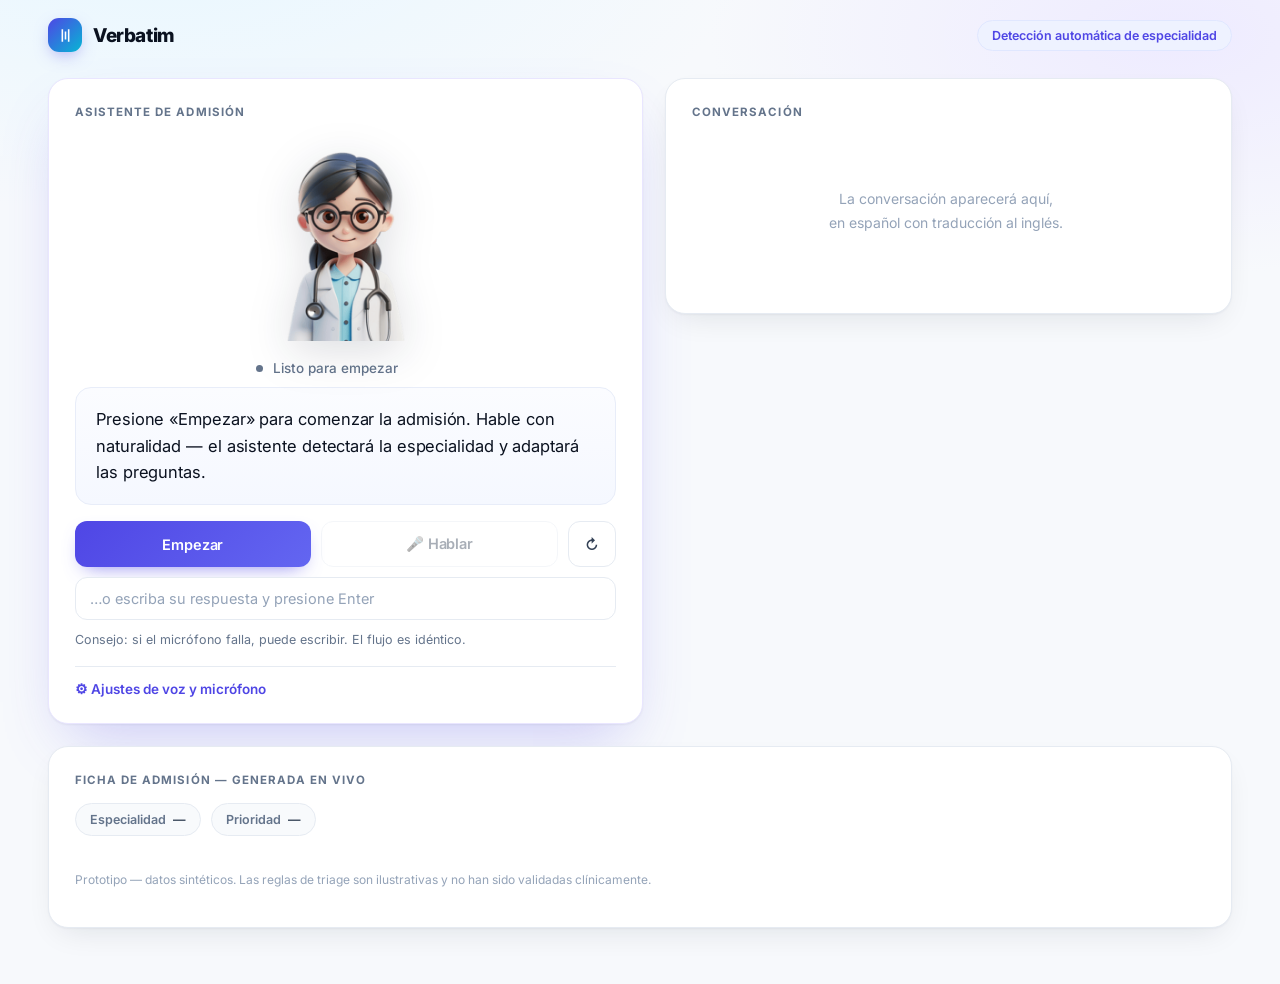
<file: verbatim_ui.html>
<!DOCTYPE html>
<html lang="es">
<head>
<meta charset="utf-8"/>
<meta name="viewport" content="width=device-width,initial-scale=1"/>
<title>Verbatim — Admisión Médica</title>
<link rel="preconnect" href="https://fonts.googleapis.com">
<link rel="preconnect" href="https://fonts.gstatic.com" crossorigin>
<link href="https://fonts.googleapis.com/css2?family=Inter:wght@400;500;600;700;800&display=swap" rel="stylesheet">
<style>
:root{
  --ink:#0b1220; --ink-2:#334155; --muted:#64748b; --line:#e6ebf2;
  --bg:#f7f9fc; --card:#ffffff;
  --brand:#4f46e5; --brand-2:#06b6d4; --brand-soft:#eef2ff;
  --ok:#059669; --warn:#d97706; --danger:#dc2626;
  --r:20px; --r-sm:12px;
  --shadow:0 1px 2px rgba(15,23,42,.04), 0 12px 32px -12px rgba(15,23,42,.12);
  --shadow-lg:0 1px 2px rgba(15,23,42,.05), 0 28px 60px -20px rgba(79,70,229,.28);
}
*{box-sizing:border-box}
html,body{height:100%}
body{
  margin:0; color:var(--ink);
  font-family:'Inter',-apple-system,BlinkMacSystemFont,'Segoe UI',Roboto,sans-serif;
  font-feature-settings:'cv02','cv03','cv04','ss01';
  -webkit-font-smoothing:antialiased;
  background:
    radial-gradient(1100px 520px at 12% -8%, #e8f7ff 0%, transparent 55%),
    radial-gradient(900px 460px at 92% 4%, #eeebff 0%, transparent 52%),
    var(--bg);
  background-attachment:fixed;
}

/* ---------- top bar ---------- */
.nav{
  display:flex;align-items:center;justify-content:space-between;
  padding:18px 28px;max-width:1240px;margin:0 auto;
}
.brand{display:flex;align-items:center;gap:11px;font-weight:800;letter-spacing:-.02em;font-size:19px}
.mark{
  width:34px;height:34px;border-radius:11px;display:grid;place-items:center;
  background:linear-gradient(135deg,var(--brand),var(--brand-2));
  box-shadow:0 6px 18px -6px rgba(79,70,229,.6);
}
.mark svg{width:19px;height:19px;fill:#fff}
.pill{
  font-size:12.5px;font-weight:600;color:var(--brand);
  background:var(--brand-soft);border:1px solid #e0e7ff;
  padding:7px 14px;border-radius:999px;
}

/* ---------- layout ---------- */
.wrap{max-width:1240px;margin:0 auto;padding:8px 28px 56px;
  display:grid;grid-template-columns:minmax(0,1.05fr) minmax(0,1fr);gap:22px;align-items:start}
@media(max-width:980px){.wrap{grid-template-columns:1fr;padding:8px 18px 40px}}
.card{
  background:var(--card);border:1px solid var(--line);border-radius:var(--r);
  padding:26px;box-shadow:var(--shadow);
}
.card.hero{box-shadow:var(--shadow-lg);border-color:#e9e6ff}
.eyebrow{
  font-size:11.5px;font-weight:700;letter-spacing:.09em;text-transform:uppercase;
  color:var(--muted);margin:0 0 16px;
}
.full{grid-column:1/-1}

/* ---------- avatar ---------- */
.stage{display:grid;place-items:center;padding:6px 0 2px;position:relative}
.halo{position:absolute;top:6px;width:210px;height:210px;border-radius:50%;
  background:radial-gradient(circle,rgba(79,70,229,.15),transparent 68%);opacity:0;transition:opacity .45s}
.av-on ~ .halo{opacity:1}
.avatar{width:200px;height:200px;display:none;position:relative;z-index:1}
.avatar.show{display:block;animation:breathe 5.5s ease-in-out infinite}
.avatar img{width:100%;height:100%;display:block;object-fit:contain;
  filter:drop-shadow(0 10px 22px rgba(15,23,42,.14))}
.avatar .ovl{position:absolute;inset:0;width:100%;height:100%;pointer-events:none}
.ringc{transform-origin:center;opacity:0}
.avatar.listening .ringc{opacity:1;animation:ripple 1.7s ease-out infinite}
.avatar.speaking .ringc{opacity:1;animation:ripple 1.05s ease-out infinite}
@keyframes breathe{0%,100%{transform:translateY(0)}50%{transform:translateY(-5px)}}
.ring{transform-origin:center;opacity:0}
.avatar.listening .ring{opacity:1;animation:ripple 1.7s ease-out infinite}
.avatar.speaking .ring{opacity:1;animation:ripple 1.05s ease-out infinite}
@keyframes ripple{0%{transform:scale(.84);opacity:.55}100%{transform:scale(1.24);opacity:0}}
.eye{transform-origin:center;animation:blink 5.4s infinite}
.eye.r{animation-delay:.05s}
@keyframes blink{0%,94%,100%{transform:scaleY(1)}96%,98%{transform:scaleY(.08)}}
.brow{transition:transform .3s ease}
.avatar.listening .brow{transform:translateY(-3px)}
.mouth-g{transition:transform .06s linear}

/* avatar picker */
.picker{display:flex;gap:8px;background:#f4f7fb;border:1px solid var(--line);
  border-radius:14px;padding:5px;margin:0 auto 14px;width:fit-content}
.picker button{flex:none;min-width:0;padding:9px 18px;border-radius:10px;font-size:13.5px;
  background:transparent;color:var(--muted);box-shadow:none;font-weight:600}
.picker button.sel{background:#fff;color:var(--brand);
  box-shadow:0 2px 8px -2px rgba(15,23,42,.16)}
.picker button:hover:not(.sel){transform:none;color:var(--ink-2)}

/* ---------- status + waveform ---------- */
.statusrow{display:flex;align-items:center;justify-content:center;gap:10px;margin:14px 0 4px;min-height:26px}
.dot{width:7px;height:7px;border-radius:50%;background:var(--muted);flex:none}
.statusrow.listening .dot{background:var(--ok);box-shadow:0 0 0 4px rgba(5,150,105,.14)}
.statusrow.speaking .dot{background:var(--brand);box-shadow:0 0 0 4px rgba(79,70,229,.14)}
#status{font-size:13.5px;color:var(--muted);font-weight:500}
.wave{display:flex;align-items:center;gap:3px;height:20px;opacity:0;transition:opacity .3s}
.wave.on{opacity:1}
.wave i{width:3px;height:5px;border-radius:99px;background:linear-gradient(var(--brand),var(--brand-2));
  animation:eq .9s ease-in-out infinite}
.wave i:nth-child(2){animation-delay:.1s}.wave i:nth-child(3){animation-delay:.2s}
.wave i:nth-child(4){animation-delay:.3s}.wave i:nth-child(5){animation-delay:.4s}
@keyframes eq{0%,100%{height:5px}50%{height:17px}}

/* ---------- speech bubble ---------- */
#bubble{
  background:linear-gradient(180deg,#fbfcff,#f5f8ff);
  border:1px solid #e8edf9;border-radius:16px;padding:18px 20px;
  font-size:16.5px;line-height:1.62;min-height:78px;color:var(--ink);
  letter-spacing:-.005em;
}

/* ---------- controls ---------- */
.btns{display:flex;gap:10px;margin-top:16px;flex-wrap:wrap}
button{
  flex:1;min-width:130px;padding:13px 18px;border:0;border-radius:var(--r-sm);
  font-family:inherit;font-size:14.5px;font-weight:600;letter-spacing:-.01em;cursor:pointer;
  background:linear-gradient(135deg,var(--brand),#6366f1);color:#fff;
  box-shadow:0 8px 20px -10px rgba(79,70,229,.75);
  transition:transform .16s ease, box-shadow .16s ease, opacity .16s;
}
button:hover:not(:disabled){transform:translateY(-1.5px);box-shadow:0 14px 26px -12px rgba(79,70,229,.85)}
button:active:not(:disabled){transform:translateY(0)}
button.ghost{background:#fff;color:var(--ink-2);border:1px solid var(--line);box-shadow:none}
button.ghost:hover:not(:disabled){background:#f8fafc;box-shadow:0 6px 16px -10px rgba(15,23,42,.4)}
button:disabled{opacity:.42;cursor:not-allowed;box-shadow:none}
input,select{
  width:100%;padding:12px 14px;border:1px solid var(--line);border-radius:var(--r-sm);
  font-family:inherit;font-size:14.5px;color:var(--ink);background:#fff;outline:none;
  transition:border-color .16s, box-shadow .16s;
}
input:focus,select:focus{border-color:#c7d2fe;box-shadow:0 0 0 4px rgba(99,102,241,.12)}
input::placeholder{color:#94a3b8}
.hint{font-size:12.5px;color:var(--muted);line-height:1.6;margin-top:10px}
details{margin-top:16px;border-top:1px solid var(--line);padding-top:14px}
summary{cursor:pointer;font-size:13.5px;font-weight:600;color:var(--brand);list-style:none}
summary::-webkit-details-marker{display:none}
summary::before{content:'⚙  '}
.field{margin-top:12px}
.field label{display:block;font-size:12.5px;font-weight:600;color:var(--ink-2);margin-bottom:6px}
input[type=range]{padding:0;height:5px;-webkit-appearance:none;background:#e8edf9;border-radius:99px;border:0}
input[type=range]::-webkit-slider-thumb{-webkit-appearance:none;width:17px;height:17px;border-radius:50%;
  background:#fff;border:2.5px solid var(--brand);cursor:pointer;box-shadow:0 2px 6px rgba(15,23,42,.18)}
#diag{white-space:pre-line;font-size:12px;color:var(--ink-2);background:#f8fafc;
  border:1px solid var(--line);border-radius:var(--r-sm);padding:12px;margin-top:12px;
  font-family:ui-monospace,SFMono-Regular,Menlo,monospace;line-height:1.65;display:none}
#diag.on{display:block}

/* ---------- transcript ---------- */
#transcript{max-height:430px;overflow-y:auto;padding-right:6px;scroll-behavior:smooth}
#transcript::-webkit-scrollbar{width:6px}
#transcript::-webkit-scrollbar-thumb{background:#dfe6f0;border-radius:99px}
.empty{color:#94a3b8;font-size:14px;text-align:center;padding:52px 20px;line-height:1.7}
.turn{margin-bottom:16px;animation:rise .34s cubic-bezier(.22,1,.36,1)}
@keyframes rise{from{opacity:0;transform:translateY(9px)}to{opacity:1;transform:none}}
.turn .who{font-size:10.5px;font-weight:700;letter-spacing:.08em;text-transform:uppercase;
  color:var(--muted);margin-bottom:6px}
.turn.agent .who{color:var(--brand)}
.turn.patient .who{color:var(--ok)}
.msg{padding:13px 16px;border-radius:14px;font-size:14.5px;line-height:1.6}
.turn.agent .msg{background:var(--brand-soft);border:1px solid #e4e9ff;border-bottom-left-radius:5px}
.turn.patient .msg{background:#f0fdf7;border:1px solid #d7f2e5;border-bottom-right-radius:5px}
.turn.patient .msg{cursor:text;position:relative;transition:box-shadow .15s,border-color .15s}
.turn.patient .msg:hover{border-color:#86e0b6;box-shadow:0 0 0 3px rgba(5,150,105,.10)}
.turn.patient .msg::after{content:"✎ editar";position:absolute;right:9px;bottom:5px;font-size:10px;
  font-weight:700;color:#0d9488;opacity:0;transition:opacity .15s}
.turn.patient .msg:hover::after{opacity:.75}
.turnacts{display:flex;gap:6px;margin-top:6px;opacity:0;transition:opacity .15s}
.turn.patient:hover .turnacts{opacity:1}
.turnacts button{flex:none;min-width:0;padding:5px 11px;font-size:11.5px;border-radius:8px;
  background:#fff;color:var(--ink-2);border:1px solid var(--line);box-shadow:none;font-weight:600}
.turnacts button:hover{background:#f0fdf7;border-color:#86e0b6;color:#047857;transform:none;box-shadow:none}
#fixBanner{display:none;margin-top:14px;padding:16px 18px;border-radius:14px;
  background:linear-gradient(135deg,#fffbeb,#fef9e7);border:1px solid #fde68a;border-left:4px solid var(--warn)}
#fixBanner p{margin:0 0 12px;font-size:14px;color:#92400e;line-height:1.6}
#fixBanner b{color:#78350f}
.turn.flagged .msg{border-color:#fbbf24 !important;background:#fffbeb !important;
  box-shadow:0 0 0 3px rgba(251,191,36,.16)}
.turn .flagtag{display:inline-block;margin-left:6px;font-size:10px;font-weight:700;color:#92400e;
  background:#fef3c7;border:1px solid #fcd34d;border-radius:5px;padding:1px 6px;vertical-align:middle}
.turn .flagwhy{font-size:11.5px;color:#92400e;background:#fffbeb;border:1px solid #fde68a;
  border-radius:8px;padding:7px 10px;margin-top:6px;line-height:1.5}
.review{display:inline-block;margin-left:7px;font-size:10.5px;font-weight:700;color:#92400e;
  background:#fef3c7;border:1px solid #fcd34d;border-radius:6px;padding:2px 7px}
.turn .editedtag{display:inline-block;margin-left:6px;font-size:10px;font-weight:700;color:var(--brand);
  background:var(--brand-soft);border:1px solid #dfe4ff;border-radius:5px;padding:1px 6px;vertical-align:middle}
.tedit{width:100%;padding:10px 12px;border:1px solid #86e0b6;border-radius:12px;font-family:inherit;
  font-size:14.5px;line-height:1.55;resize:vertical;min-height:62px;outline:none}
.tedit:focus{box-shadow:0 0 0 4px rgba(5,150,105,.12)}
.teditbtns{display:flex;gap:6px;margin-top:6px}
.teditbtns button{flex:none;min-width:0;padding:7px 13px;font-size:12.5px}
.turn .en{font-size:12.5px;color:var(--muted);font-style:italic;margin-top:7px;padding-left:3px;line-height:1.55}

/* ---------- record ---------- */
.meta{display:flex;gap:10px;flex-wrap:wrap;margin-bottom:18px}
.chip{display:inline-flex;align-items:center;gap:7px;background:#f8fafc;border:1px solid var(--line);
  border-radius:999px;padding:8px 14px;font-size:12.5px;font-weight:600;color:var(--ink-2)}
.chip b{color:var(--muted);font-weight:600}
.badge{padding:4px 11px;border-radius:999px;font-size:11px;font-weight:700;letter-spacing:.04em}
.EMERGENT{background:#fef2f2;color:var(--danger);border:1px solid #fecaca}
.URGENT{background:#fffbeb;color:var(--warn);border:1px solid #fde68a}
.ROUTINE{background:#f0fdf4;color:var(--ok);border:1px solid #bbf7d0}
table{width:100%;border-collapse:collapse;font-size:14px}
tr{animation:rise .3s cubic-bezier(.22,1,.36,1)}
td{padding:12px 6px;border-bottom:1px solid #f1f5f9;vertical-align:top;line-height:1.55}
td.k{color:var(--muted);width:40%;font-weight:500;font-size:13px}
td.v{font-weight:500}
.rowedit{background:transparent;border:0;color:#94a3b8;cursor:pointer;font-size:13px;padding:2px 6px;
  border-radius:6px;min-width:0;flex:none;box-shadow:none;font-weight:600}
.rowedit:hover{background:#eef2ff;color:var(--brand);transform:none;box-shadow:none}
tr:hover .rowedit{color:var(--brand)}
.edited{display:inline-block;margin-left:7px;font-size:10.5px;font-weight:700;color:var(--brand);
  background:var(--brand-soft);border:1px solid #dfe4ff;border-radius:6px;padding:2px 7px}
.editbox{display:flex;gap:6px;align-items:center}
.editbox input{padding:8px 10px;font-size:14px}
.editbox button{flex:none;min-width:0;padding:8px 12px;font-size:13px}
.inferred{display:inline-block;margin-left:7px;font-size:10.5px;font-weight:700;color:var(--warn);
  background:#fffbeb;border:1px solid #fde68a;border-radius:6px;padding:2px 7px;letter-spacing:.02em}
#alert{display:none;background:linear-gradient(135deg,#fff5f5,#fef2f2);border:1px solid #fecaca;
  border-left:4px solid var(--danger);color:#991b1b;padding:16px 18px;border-radius:14px;
  font-weight:600;margin-bottom:18px;font-size:14.5px;animation:rise .3s}
#donePanel{display:none;margin-top:22px;padding:26px;border-radius:18px;text-align:center;
  background:linear-gradient(160deg,#f0fdf7,#ecfdf5);border:1px solid #b6f0d6;animation:rise .4s}
#donePanel .tick{width:46px;height:46px;border-radius:50%;margin:0 auto 12px;display:grid;place-items:center;
  background:linear-gradient(135deg,var(--ok),#34d399);box-shadow:0 10px 24px -10px rgba(5,150,105,.7)}
#donePanel .tick svg{width:22px;height:22px;fill:#fff}
#donePanel h3{margin:0 0 5px;font-size:19px;font-weight:700;letter-spacing:-.02em;color:#065f46}
#donePanel p{margin:0 0 18px;font-size:13.5px;color:#047857;line-height:1.6}
#genDoc{background:linear-gradient(135deg,var(--ok),#10b981);font-size:15.5px;padding:15px;
  box-shadow:0 10px 26px -12px rgba(5,150,105,.85)}
.foot{font-size:12px;color:#94a3b8;margin-top:16px;line-height:1.6}
</style>
</head>
<body>

<div class="nav">
  <div class="brand">
    <span class="mark"><svg viewBox="0 0 24 24"><path d="M7 4h2v16H7zM11 7h2v10h-2zM15 4h2v16h-2z"/></svg></span>
    Verbatim
  </div>
  <span class="pill">Detección automática de especialidad</span>
</div>

<div class="wrap">

  <!-- ============ ASSISTANT ============ -->
  <div class="card hero">
    <p class="eyebrow">Asistente de admisión</p>

    <div class="stage">

      <!-- ============ FEMALE ============ -->
      <div id="avF" class="avatar show">
        <img src="avatar_female.png" alt="Dra. Elena"/>
        <svg class="ovl" viewBox="0 0 440 440">
          <circle class="ringc" cx="220" cy="220" r="205" fill="none" stroke="#4f46e5" stroke-width="4"/>
          <g class="mouth-g" style="transform-origin:219px 218px">
            <ellipse cx="219" cy="219" rx="17" ry="11" fill="#8d3b40" stroke="#6b262b" stroke-width="2"/>
            <path d="M204 215q15 6 30 0z" fill="#fff"/>
            <ellipse cx="219" cy="226" rx="7" ry="4" fill="#c4636a"/>
          </g>
        </svg>
      </div>

      <div class="halo"></div>

      <div class="statusrow" id="statusrow">
        <span class="dot"></span>
        <span id="status">Listo para empezar</span>
        <span class="wave" id="wave"><i></i><i></i><i></i><i></i><i></i></span>
      </div>
    </div>

    <div id="bubble">Presione «Empezar» para comenzar la admisión. Hable con naturalidad — el asistente detectará la especialidad y adaptará las preguntas.</div>

    <div class="btns">
      <button id="start">Empezar</button>
      <button id="speak" class="ghost" disabled>🎤 Hablar</button>
      <button id="reset" class="ghost" style="flex:0 0 auto;min-width:auto;padding:13px 16px">↻</button>
    </div>
    <div class="btns" id="listenRow" style="display:none;margin-top:8px">
      <button id="doneSpeak">✓ Listo — ya terminé de hablar</button>
    </div>
    <div id="fixBanner">
      <p><b>Corrija lo que necesite.</b> En el panel de la derecha, haga clic en cualquier respuesta
      del paciente para <b>editar el texto</b>, o pulse <b>🎤 Regrabar</b> para decirla de nuevo.
      No hace falta empezar de cero.</p>
      <button id="resumeSummary">✓ Ya está correcto — continuar con el resumen</button>
    </div>
    <div id="interim" style="display:none;margin-top:10px;padding:12px 14px;border-radius:12px;
      background:#f0fdf7;border:1px dashed #86e0b6;font-size:14.5px;color:#065f46;line-height:1.55"></div>
    <div style="margin-top:10px"><input id="typed" placeholder="…o escriba su respuesta y presione Enter" disabled/></div>
    <p class="hint">Consejo: si el micrófono falla, puede escribir. El flujo es idéntico.</p>

    <details>
      <summary>Ajustes de voz y micrófono</summary>
      <div class="field">
        <button id="miccheck" class="ghost" style="width:100%">🔧 Probar micrófono</button>
      </div>
      <div class="field">
        <label>Voz del navegador (gratis)</label>
        <select id="voicePick"></select>
      </div>
      <div class="field">
        <label>Tiempo de espera antes de finalizar · <span id="pauseVal">5</span> s</label>
        <input id="pause" type="range" min="2" max="15" step="1" value="5"/>
        <p class="hint" style="margin-top:6px">Cuánto silencio espera el asistente antes de dar por terminada su respuesta.</p>
      </div>
      <div class="field">
        <label>Velocidad · <span id="rateVal">0.95</span></label>
        <input id="rate" type="range" min="0.7" max="1.2" step="0.05" value="0.95"/>
      </div>
      <div class="field">
        <label>Tono · <span id="pitchVal">1.0</span></label>
        <input id="pitch" type="range" min="0.7" max="1.3" step="0.05" value="1.0"/>
      </div>
      <div class="field"><button id="testVoice" class="ghost" style="width:100%">▶ Probar voz</button></div>
      <div class="field" style="border-top:1px solid var(--line);padding-top:14px">
        <label>ElevenLabs — voz natural (opcional)</label>
        <p class="hint" style="margin:0 0 8px">Pegue su clave al momento de usarla. <strong>Nunca se guarda ni se sube a GitHub.</strong></p>
        <input id="elKey" type="password" placeholder="ElevenLabs API key" style="margin-bottom:8px"/>
        <input id="elVoice" placeholder="Voice ID" style="margin-bottom:10px"/>
        <label style="font-weight:500;font-size:13.5px"><input id="elOn" type="checkbox" style="width:auto;margin-right:7px"/> Activar ElevenLabs</label>
      </div>
      <div id="diag"></div>
    </details>
  </div>

  <!-- ============ TRANSCRIPT ============ -->
  <div class="card">
    <p class="eyebrow">Conversación</p>
    <div id="transcript"><div class="empty">La conversación aparecerá aquí,<br/>en español con traducción al inglés.</div></div>
  </div>

  <!-- ============ RECORD ============ -->
  <div class="card full">
    <p class="eyebrow">Ficha de admisión — generada en vivo</p>
    <div id="alert">⚠ Señal de alarma detectada — se requiere atención inmediata</div>
    <div class="meta">
      <span class="chip"><b>Especialidad</b> <span id="cat">—</span></span>
      <span class="chip"><b>Prioridad</b> <span id="prio">—</span></span>
    </div>
    <table id="form"><tbody></tbody></table>

    <div id="donePanel">
      <div class="tick"><svg viewBox="0 0 24 24"><path d="M9 16.2 4.8 12l-1.4 1.4L9 19 21 7l-1.4-1.4z"/></svg></div>
      <h3>Conversación completa</h3>
      <p>La admisión ha finalizado. Puede generar la transcripción con el registro de auditoría.</p>
      <div class="btns" style="margin-top:4px">
        <button id="genDoc">📄 Abrir informe clínico</button>
        <button id="exportTxt" class="ghost">📋 Audit trail (.txt)</button>
      </div>
      <p style="font-size:12.5px;color:#047857;margin:14px 0 0;line-height:1.65">
        El informe se abre en una pestaña nueva con opción de <b>descargar en PDF</b>.
        Incluye la conversación bilingüe, el resumen para el médico, la referencia,
        el registro de auditoría y los campos de firma.<br/>
        <b>Este es el resumen sin firmar.</b> Un médico lo revisará y, una vez completada la
        revisión, una versión actualizada y firmada estará disponible para descargar.
      </p>
    </div>
    <p class="foot">Prototipo — datos sintéticos. Las reglas de triage son ilustrativas y no han sido validadas clínicamente.</p>
  </div>
</div>

<script>
/* ============ CATEGORY KNOWLEDGE — questions sourced from examples/demo_*.md ============ */
const CATEGORIES = {
  RESPIRATORY:{name:"Neumología",specialist:"Pulmonology",priority:"URGENT",
    kw:["respirar","aire","tos","ahogo","asma","pulmon","pulmón","silbido","sibilancia","inhalador","toser"],
    qs:[["associated_symptoms","¿Ha notado silbidos en el pecho o tos junto con la falta de aire?","Have you noticed wheezing in your chest or cough along with the shortness of breath?"],
        ["severity_0_10","En una escala del cero al diez, donde diez es la peor dificultad para respirar imaginable, ¿qué tan intensa es ahora?","On a scale from zero to ten, where ten is the worst breathing difficulty imaginable, how severe is it now?"],
        ["rescue_inhaler_use","¿Con qué frecuencia usa su inhalador de rescate en estos días?","How often are you using your rescue inhaler these days?"],
        ["fever_or_refractory","¿Ha tenido fiebre, dolor en el pecho o síntomas que no mejoran después del inhalador?","Have you had fever, chest pain, or symptoms that do not improve after the inhaler?"],
        ["environmental_trigger","¿Algo en su entorno ha cambiado recientemente, como polvo, humo, mascotas o un resfriado?","Has anything in your environment changed recently, such as dust, smoke, pets, or a cold?"]]},
  CARDIAC:{name:"Cardiología",specialist:"Cardiology",priority:"ROUTINE",
    kw:["pecho","corazon","corazón","palpitacion","palpitación","presion en el pecho","presión en el pecho","opresion","opresión"],
    qs:[["relieved_by_rest","¿Esa presión se le quita cuando descansa?","Does that pressure go away when you rest?"],
        ["radiation","¿La molestia se le va al brazo, al cuello o a la mandíbula?","Does the discomfort travel to your arm, neck, or jaw?"],
        ["severity_0_10","En una escala del cero al diez, ¿qué tan intensa es la molestia cuando aparece?","On a scale from zero to ten, how intense is the discomfort when it appears?"],
        ["associated_symptoms","¿Ha tenido falta de aire, sudoración fría o náusea junto con la presión?","Have you had shortness of breath, cold sweats, or nausea along with the pressure?"],
        ["family_history","¿Alguien en su familia ha tenido problemas del corazón?","Has anyone in your family had heart problems?"]]},
  NEURO:{name:"Neurología",specialist:"Neurology",priority:"ROUTINE",
    kw:["cabeza","migrana","migraña","jaqueca","mareo","mareado","debilidad","hablar","vision","visión","adormecido","entumecido","desmay","convulsion","convulsión"],
    qs:[["frequency_change","¿Desde cuándo han aumentado en frecuencia?","How long have they been increasing in frequency?"],
        ["aura","¿Nota algo antes de que empiece el dolor, como luces, manchas o cambios en la vista?","Do you notice anything before the pain begins, such as lights, spots, or changes in your vision?"],
        ["severity_0_10","En una escala del cero al diez, ¿qué tan fuerte es el dolor cuando está en su peor momento?","On a scale from zero to ten, how strong is the pain at its worst?"],
        ["photophobia_nausea","¿Le molesta la luz o el ruido durante el dolor? ¿Ha tenido náusea o vómito?","Does light or noise bother you during the pain? Have you had nausea or vomiting?"],
        ["focal_deficit","¿Ha tenido debilidad en la cara, el brazo o la pierna, o dificultad para hablar durante estos episodios?","Have you had weakness in your face, arm, or leg, or difficulty speaking during these episodes?"],
        ["thunderclap","¿Ha sido este el peor dolor de cabeza de su vida, o empezó de forma muy repentina?","Has this been the worst headache of your life, or did it start very suddenly?"]]},
  GI:{name:"Gastroenterología",specialist:"Gastroenterology",priority:"URGENT",
    kw:["estomago","estómago","barriga","abdomen","nausea","náusea","vomit","diarrea","vientre","ardor","acidez","tragar","heces"],
    qs:[["timing","¿En qué momento le molesta más?","When does it bother you most?"],
        ["severity_0_10","En una escala del cero al diez, ¿qué tan fuerte es el ardor cuando está peor?","On a scale from zero to ten, how strong is the burning at its worst?"],
        ["bleeding","¿Ha vomitado? ¿Ha visto sangre en el vómito o en las heces?","Have you vomited? Have you seen blood in your vomit or stool?"],
        ["dysphagia_weight","¿Ha tenido dificultad para tragar, o ha bajado de peso sin proponérselo?","Have you had difficulty swallowing, or lost weight without trying?"],
        ["self_treatment","¿Ha tomado algo para el ardor?","Have you taken anything for the burning?"]]},
  MSK_INJURY:{name:"Ortopedia",specialist:"Orthopedics",priority:"ROUTINE",
    kw:["cai","caí","caida","caída","golpe","torci","torcí","tobillo","rodilla","espalda","fractur","hueso","lastim","hombro","muneca","muñeca","lesion","lesión"],
    qs:[["mechanism_of_injury","¿Cómo pasó exactamente? ¿Qué estaba haciendo en ese momento?","How exactly did it happen? What were you doing at that moment?"],
        ["swelling","¿Se le hinchó? ¿Qué tan pronto después de la lesión?","Did it swell? How soon after the injury?"],
        ["severity_0_10","En una escala del cero al diez, ¿qué tan fuerte es el dolor ahora?","On a scale from zero to ten, how strong is the pain now?"],
        ["weight_bearing","¿Puede mover esa parte y apoyar el peso?","Can you move that part and bear weight?"],
        ["locking","¿Se le ha quedado trabada, o siente que algo se atora al moverla?","Has it locked up, or do you feel something catching when you move it?"],
        ["numbness","¿Ha notado que se le duerma o que pierda sensibilidad?","Have you noticed numbness or loss of sensation?"]]},
  INFECTION:{name:"Enf. Infecciosas",specialist:"Infectious Disease",priority:"URGENT",
    kw:["fiebre","escalofrio","escalofrío","gripe","infeccion","infección","temperatura","calentura","sudores"],
    qs:[["max_temperature","¿Qué tan alta ha estado la fiebre?","How high has the fever been?"],
        ["night_sweats","¿Ha tenido sudores por la noche o escalofríos?","Have you had night sweats or chills?"],
        ["weight_loss","¿Ha bajado de peso sin proponérselo?","Have you lost weight without trying?"],
        ["travel","¿Ha viajado recientemente?","Have you traveled recently?"],
        ["exposures","¿Recuerda si le picó algún insecto, o si tomó leche o agua sin hervir?","Do you recall any insect bites, or drinking unboiled milk or water?"],
        ["other_systems","¿Ha tenido tos, dificultad para respirar, diarrea o dolor al orinar?","Have you had cough, difficulty breathing, diarrhea, or pain when urinating?"],
        ["sick_contacts","¿Ha estado cerca de alguien enfermo, o tiene alguna condición que le baje las defensas?","Have you been around anyone sick, or do you have any condition that lowers your immunity?"]]},
  GENERAL:{name:"Medicina General",specialist:"Internal Medicine",priority:"ROUTINE",kw:[],
    qs:[["onset","¿Cuándo empezó?","When did it start?"],
        ["duration","¿Cuánto le ha durado?","How long has it lasted?"],
        ["severity_0_10","En una escala del cero al diez, ¿qué tan fuerte o molesto es?","On a scale from zero to ten, how strong or bothersome is it?"],
        ["other_symptoms","¿Ha notado algo más junto con eso?","Have you noticed anything else along with it?"]]}
};
const UNIVERSAL=[
  ["current_medications","¿Está tomando algún medicamento actualmente?","Are you currently taking any medications?"],
  ["allergies","¿Tiene alguna alergia a medicamentos?","Do you have any medication allergies?"]];
const RED_FLAGS=[
  {kw:["brazo izquierdo","se me va al brazo","mandibula","mandíbula"],es:"dolor irradiado a brazo/mandíbula",en:"pain radiating to arm/jaw"},
  {kw:["no puedo respirar","no me llega el aire","me ahogo"],es:"dificultad respiratoria grave",en:"severe respiratory distress"},
  {kw:["no puedo hablar","se me traba la lengua","cara caida","cara caída"],es:"posible signo de ACV",en:"possible stroke sign"},
  {kw:["peor dolor de cabeza"],es:"cefalea en trueno",en:"thunderclap headache"},
  {kw:["mucha sangre","sangrando mucho","no para de sangrar","vomite sangre","vomité sangre"],es:"sangrado abundante",en:"significant bleeding"},
  {kw:["me desmaye","me desmayé","perdi el conocimiento","perdí el conocimiento"],es:"síncope",en:"syncope"}];
const LABELS={chief_complaint:["Motivo de consulta","Chief complaint"],associated_symptoms:["Síntomas asociados","Associated symptoms"],
 severity_0_10:["Severidad (0-10)","Severity (0-10)"],rescue_inhaler_use:["Uso de inhalador de rescate","Rescue inhaler use"],
 fever_or_refractory:["Fiebre / respuesta al inhalador","Fever / inhaler response"],environmental_trigger:["Desencadenante ambiental","Environmental trigger"],
 relieved_by_rest:["Alivio con reposo","Relieved by rest"],radiation:["Irradiación","Radiation"],family_history:["Antecedentes familiares","Family history"],
 frequency_change:["Cambio de frecuencia","Frequency change"],aura:["Aura previa","Preceding aura"],photophobia_nausea:["Fotofobia / náusea","Photophobia / nausea"],
 focal_deficit:["Déficit focal","Focal deficit"],thunderclap:["Inicio súbito","Thunderclap onset"],timing:["Momento de los síntomas","Symptom timing"],
 bleeding:["Sangrado","Bleeding"],dysphagia_weight:["Disfagia / pérdida de peso","Dysphagia / weight loss"],self_treatment:["Automedicación","Self-treatment"],
 mechanism_of_injury:["Mecanismo de lesión","Mechanism of injury"],swelling:["Hinchazón","Swelling"],weight_bearing:["Carga de peso","Weight bearing"],
 locking:["Bloqueo articular","Mechanical locking"],numbness:["Adormecimiento","Numbness"],max_temperature:["Temperatura máxima","Maximum temperature"],
 night_sweats:["Sudores nocturnos","Night sweats"],weight_loss:["Pérdida de peso","Weight loss"],travel:["Viaje reciente","Recent travel"],
 exposures:["Exposiciones","Exposures"],other_systems:["Revisión por sistemas","Review of systems"],sick_contacts:["Contactos enfermos / inmunidad","Sick contacts / immunity"],
 onset:["Inicio","Onset"],duration:["Duración","Duration"],other_symptoms:["Otros síntomas","Other symptoms"],
 current_medications:["Medicamentos","Medications"],allergies:["Alergias","Allergies"],
 inferred_condition:["Antecedente (deducido)","History (inferred)"],red_flags:["Señales de alarma","Red flags"],
 readback_confirmed:["Confirmación del paciente","Patient confirmation"]};


/* ============================================================
   ES -> EN clinical-intake translator.
   Spanish remains the authoritative record; English is a derived
   reading aid for the physician. Designed so no Spanish leaks through.
   ============================================================ */
const N=norm=>(norm||"").toLowerCase().normalize("NFD").replace(/[̀-ͯ]/g,"");

const NUM={cero:"zero",un:"one",uno:"one",una:"one",dos:"two",tres:"three",cuatro:"four",cinco:"five",
 seis:"six",siete:"seven",ocho:"eight",nueve:"nine",diez:"ten",once:"eleven",doce:"twelve",
 quince:"fifteen",veinte:"twenty",treinta:"thirty",cuarenta:"forty",cincuenta:"fifty"};

const UNIT={dia:"day",dias:"days",semana:"week",semanas:"weeks",mes:"month",meses:"months",
 hora:"hour",horas:"hours",ano:"year",anos:"years",minuto:"minute",minutos:"minutes",
 kilo:"kilo",kilos:"kilos",grado:"degree",grados:"degrees",vez:"time",veces:"times"};

const BODY={pecho:"chest",cabeza:"head",estomago:"stomach",abdomen:"abdomen",barriga:"belly",
 vientre:"abdomen",brazo:"arm",brazos:"arms",pierna:"leg",piernas:"legs",rodilla:"knee",
 tobillo:"ankle",espalda:"back",cuello:"neck",mandibula:"jaw",cara:"face",ojos:"eyes",
 garganta:"throat",hombro:"shoulder",muneca:"wrist",mano:"hand",pie:"foot",cadera:"hip",
 corazon:"heart",pulmon:"lung",pulmones:"lungs",articulaciones:"joints",musculos:"muscles"};

const NOUN={...BODY,...UNIT,
 dolor:"pain",dolores:"headaches",ardor:"burning",presion:"pressure",molestia:"discomfort",
 fiebre:"fever",tos:"cough",flema:"phlegm",silbidos:"wheezing",sibilancias:"wheezing",
 aire:"air",nausea:"nausea",nauseas:"nausea",vomito:"vomiting",diarrea:"diarrhea",
 estrenimiento:"constipation",sangre:"blood",mareo:"dizziness",mareos:"dizziness",
 debilidad:"weakness",hinchazon:"swelling",sudores:"sweats",sudor:"sweat",
 escalofrios:"chills",cansancio:"fatigue",peso:"weight",temperatura:"temperature",
 asma:"asthma",alergia:"allergy",alergias:"allergies",gripe:"flu",infeccion:"infection",
 resfriado:"cold",medicamento:"medication",medicamentos:"medications",inhalador:"inhaler",
 pastilla:"pill",pastillas:"pills",antiacidos:"antacids",oxigeno:"oxygen",
 luces:"lights",vista:"vision",vision:"vision",ruido:"noise",luz:"light",
 polvo:"dust",humo:"smoke",mascotas:"pets",animales:"animals",mosquitos:"mosquitoes",
 leche:"milk",agua:"water",comida:"food",obras:"construction",trabajo:"work",
 viaje:"travel",familia:"family",papa:"father",mama:"mother",hermano:"brother",
 hermana:"sister",noche:"night",dia:"day",manana:"morning",tarde:"afternoon",
 infarto:"heart attack",colesterol:"cholesterol",diabetes:"diabetes",
 heces:"stool",orinar:"urinating",esfuerzo:"exertion",reposo:"rest",escaleras:"stairs",
 sarpullido:"rash",fractura:"fracture",hueso:"bone",tronido:"pop",golpe:"blow",caida:"fall",
 defensas:"immune defenses",consulta:"appointment",equipo:"team",medico:"doctor",
 vida:"life",zigzag:"zigzag",aura:"aura",episodios:"episodes",sintomas:"symptoms",
 sintoma:"symptom",condicion:"condition",problema:"problem",problemas:"problems"};

const ADJ={fuerte:"strong",fuertes:"strong",leve:"mild",peor:"worst",mejor:"better",
 grave:"severe",intenso:"intense",intensa:"intense",constante:"constant",
 izquierdo:"left",izquierda:"left",derecho:"right",derecha:"right",
 alto:"high",alta:"high",bajo:"low",baja:"low",nuevo:"new",nueva:"new",
 dormido:"numb",dormida:"numb",hinchado:"swollen",hinchada:"swollen",
 trabado:"locked",trabada:"locked",abundante:"heavy",repentino:"sudden",
 brillantes:"bright",brillante:"bright",oscuro:"dark",oscura:"dark",
 rural:"rural",fresca:"fresh",fresco:"fresh",enfermo:"sick",enferma:"sick",
 ambientales:"environmental",importante:"significant",cronico:"chronic"};

const MED=["lisinopril","atorvastatina","loratadina","fluticasona","albuterol","salbutamol",
 "ibuprofeno","naproxeno","acetaminofen","paracetamol","omeprazol","metformina","insulina",
 "penicilina","aspirina","amlodipino","losartan","prednisona","amoxicilina"];
const MEDEN={atorvastatina:"atorvastatin",loratadina:"loratadine",fluticasona:"fluticasone",
 ibuprofeno:"ibuprofen",naproxeno:"naproxen",acetaminofen:"acetaminophen",omeprazol:"omeprazole",
 metformina:"metformin",insulina:"insulin",penicilina:"penicillin",aspirina:"aspirin",
 amlodipino:"amlodipine",prednisona:"prednisone",amoxicilina:"amoxicillin",salbutamol:"albuterol"};

const VERBING={respirar:"breathing",tragar:"swallowing",caminar:"walking",dormir:"sleeping",
 comer:"eating",moverme:"moving",moverla:"moving it",mover:"moving",orinar:"urinating",
 hablar:"speaking",subir:"climbing",bajar:"going down",apoyar:"bearing weight",levantarme:"getting up"};

// one dictionary for single-word lookups
const WORD={...NOUN,...ADJ,...NUM,...MEDEN,
 si:"yes",no:"not",y:"and",o:"or",pero:"but",tambien:"also",muy:"very",mucho:"a lot",
 mucha:"a lot",poco:"a little",poca:"a little",bastante:"quite",casi:"almost",
 mas:"more",menos:"less",todo:"all",toda:"all",todos:"all",nada:"nothing",
 algo:"something",alguien:"someone",ninguna:"none",ninguno:"none",
 siempre:"always",nunca:"never",aveces:"sometimes",ya:"already",todavia:"still",
 ahora:"now",antes:"before",despues:"after",luego:"then",hoy:"today",ayer:"yesterday",
 anoche:"last night",aqui:"here",alla:"there",cerca:"near",lejos:"far",
 correcto:"correct",listo:"ready",lista:"ready",bien:"fine",mal:"badly",
 silbo:"I wheeze",toso:"I cough",silbar:"wheezing",toser:"coughing",tosiendo:"coughing",
 jugando:"playing",jugar:"playing",futbol:"soccer",basquetbol:"basketball",corriendo:"running",
 trabajar:"working",trabajando:"working",inhalada:"inhaled",inhalado:"inhaled",rescate:"rescue",
 caminando:"walking",durmiendo:"sleeping",comiendo:"eating",sentado:"sitting",acostado:"lying down",
 recetado:"prescribed",vomitado:"vomited",visto:"seen",tenido:"had",notado:"noticed",
 viajado:"traveled",estado:"been",puesto:"put",dicho:"said",hecho:"done",
 sudo:"I sweat",siento:"I feel",veo:"I see",escucho:"I hear",noto:"I notice",
 sabanas:"sheets",cambiar:"change",cambios:"changes",cambio:"change",vista:"vision",
 vomitos:"vomiting",vomitando:"vomiting",molesta:"bothers",molestan:"bother",

 dificil:"difficult",dificultad:"difficulty",facilidad:"ease",facil:"easy",hablar:"speaking",episodio:"episode",episodios:"episodes",
 estoy:"I am",estamos:"we are",tomando:"taking",usando:"using",sintiendo:"feeling",
 deducido:"inferred",sido:"been",estado:"been",durante:"during",estos:"these",estas:"these",
 esos:"those",esas:"those",este:"this",aquellos:"those",mientras:"while",
 deducida:"inferred",cronico:"chronic",cronica:"chronic",
 repentino:"sudden",repentina:"sudden",repentinamente:"suddenly",gradual:"gradual",
 frecuencia:"frequency",aumentado:"increased",aumentan:"increase",empeorado:"worsened",
 manchas:"spots",destellos:"flashes",vicodin:"Vicodin",tylenol:"Tylenol",advil:"Advil",
 motrin:"Motrin",benadryl:"Benadryl",percocet:"Percocet",oxicodona:"oxycodone",
 codeina:"codeine",morfina:"morphine",sulfa:"sulfa",latex:"latex",mariscos:"shellfish",recientemente:"recently",varias:"several",varios:"several",
 tanto:"so much",apoyar:"bear",golpee:"I hit",cai:"I fell",tomamos:"we drank",comimos:"we ate",
 estuve:"I was",estuvimos:"we were",fui:"I went",fuimos:"we went",vino:"came",llego:"arrived",
 despierto:"awake",dormido_:"asleep",ligero:"light",pesado:"heavy",seguido:"often",
 apenas:"barely",casi_:"almost",solo:"only",solamente:"only",ademas:"also",entonces:"then",contacto:"contact",picadura:"bite",insecto:"insect",
 hervir:"boiling",campo:"countryside",finca:"farm",regrese:"I returned",visitar:"visiting",
 enferma:"sick",enfermo:"sick",presion:"blood pressure",
 gracias:"thank you",hola:"hello",senor:"sir",senora:"ma'am"};

// Spanish function words that must never survive
const DROP=new Set(["el","la","los","las","lo","un","una","unos","unas","de","del","al",
 "a","en","con","por","para","que","se","me","te","le","les","nos","mi","mis","su","sus",
 "yo","tu","el_","ella","usted","es","son","esta","estan","ha","han","he","hemos",
 "muy_","cuando","donde","como","porque","si_","desde","hasta","sobre","entre","sin",
 "e","u","del_","este","esta_","esto","ese","esa","eso","aquel"]);

/* ---- productive patterns: rewritten with real English structure ---- */
const W=w=>{
  const k=N(w);
  if(WORD[k])return WORD[k];
  if(MED.includes(k))return MEDEN[k]||k;
  return null;                              // unknown
};
const w2=(w,fb)=>W(w)||fb||w;
const safe=w=>W(w)||("\u27E6"+w+"\u27E7");   // unknown words are visibly bracketed, never silent

/* Stage 1 — specific compounds. These must beat the generic verb rules below. */
const FIXED=[
 [/^\s*(10|[0-9])\s*$/g,(m,n)=>n+" out of 10"],
 [/^\s*(cero|uno|dos|tres|cuatro|cinco|seis|siete|ocho|nueve|diez)\s*$/g,(m,n)=>digit(n)+" out of 10"],
 // a standalone duration answer reads as a duration, not an onset point
 [/^\s*(hace|desde hace|desde)\s+(un|una|dos|tres|cuatro|cinco|seis|siete|ocho|nueve|diez|unos|unas)\s+(dia|dias|semana|semanas|mes|meses|hora|horas|ano|anos)\s*$/g,
   (m,a,n,u)=>"For the past "+(NUM[N(n)]||"a few")+" "+(UNIT[N(u)]||u)],
 [/\bno ha sido\b/g,()=>"it has not been"],
 [/\bha sido\b/g,()=>"it has been"],
 [/\bno he sido\b/g,()=>"I have not been"],
 [/\bdurante estos episodios\b/g,()=>"during these episodes"],
 [/\bdurante (estos|estas|los|las) ([a-z]+)/g,(m,a,b)=>"during these "+w2(b)],
 [/\btengo (un |una )?dolor de cabeza\b/g,()=>"I have a headache"],
 [/\btengo (un |una )?dolor de ([a-z]+)\b/g,(m,a,b)=>"I have "+(BODY[N(b)]||w2(b))+" pain"],
 [/\btengo cambios en (mi |la )?vista\b/g,()=>"I have vision changes"],
 [/\bcambios en (mi |la )?vista\b/g,()=>"vision changes"],
 [/\btengo alergia a (la |el )?([a-z]+)/g,(m,a,b)=>"I have an allergy to "+drugName(b)],
 [/\bsoy alergic[oa] a (la |el )?([a-z]+)/g,(m,a,b)=>"I have an allergy to "+drugName(b)],
 [/\bes alergic[oa] a (la |el )?([a-z]+)/g,(m,a,b)=>"has an allergy to "+drugName(b)],
 [/\bestoy tomando ([a-z]+)/g,(m,a)=>"I am taking "+drugName(a)],
 [/\bestoy usando ([a-z]+)/g,(m,a)=>"I am using "+drugName(a)],
 [/\btomo ([a-z]+)/g,(m,a)=>"I take "+drugName(a)],
 [/\buso ([a-z]+)/g,(m,a)=>"I use "+drugName(a)],
 // severity -> "N out of 10"
 [/\b(hace|es|seria|llega a|llega hasta|diria que es)\s+(un |una )?(10|[0-9]|cero|uno|dos|tres|cuatro|cinco|seis|siete|ocho|nueve|diez)\b(?!\s*(dia|dias|semana|semanas|mes|meses|hora|horas|ano|anos|minuto|minutos|kilo|kilos|grado|grados|vez|veces|de la|del))/g,
   (m,v,a,n)=>digit(n)+" out of 10"],
 [/\bcomo (un |una )?(10|[0-9]|cero|uno|dos|tres|cuatro|cinco|seis|siete|ocho|nueve|diez)\b(?!\s*(dia|dias|semana|semanas|mes|meses|hora|horas|ano|anos|minuto|minutos|kilo|kilos|grado|grados|vez|veces))/g,
   (m,a,n)=>digit(n)+" out of 10"],
 [/\bde (un |una )?(10|[0-9]|cero|uno|dos|tres|cuatro|cinco|seis|siete|ocho|nueve|diez) sobre (10|diez)\b/g,
   (m,a,n)=>digit(n)+" out of 10"],
 // duration
 [/\bdesde (hace )?(un|una|dos|tres|cuatro|cinco|seis|siete|ocho|nueve|diez|unos|unas)\s+(dia|dias|semana|semanas|mes|meses|hora|horas|ano|anos)\b/g,
   (m,h,n,u)=>"for the past "+(NUM[N(n)]||"a few")+" "+(UNIT[N(u)]||u)],
 [/\bdesde (ayer|anoche|esta manana|hace poco)\b/g,
   (m,a)=>"since "+({ayer:"yesterday",anoche:"last night","esta manana":"this morning","hace poco":"recently"})[N(a)]],
 // "bothers me"
 [/\bme molesta[n]? (la |el |los |las )?([a-z]+)/g,(m,a,b)=>"I am bothered by "+w2(b)],
 // misc real-world phrasings
 [/\bes dificil hablar\b/g,()=>"it is difficult to speak"],
 [/\bhe tenido dificultad para ([a-z]+)/g,(m,a)=>"I have had difficulty "+(VERBING[N(a)]||w2(a))],
 [/\btengo dificultad para ([a-z]+)/g,(m,a)=>"I have difficulty "+(VERBING[N(a)]||w2(a))],
 [/\bdificultad para ([a-z]+)/g,(m,a)=>"difficulty "+(VERBING[N(a)]||w2(a))],
 [/\bde forma (muy )?repentina\b/g,(m,a)=>(a?"very ":"")+"suddenly"],
 [/\bes dificil ([a-z]+)/g,(m,a)=>"it is difficult to "+(VERBING[N(a)]?VERBING[N(a)].replace(/ing$/,""):w2(a))],
 [/\bcuando tengo (un|una) ([a-z]+)/g,(m,a,b)=>"when I have "+(/^[aeiou]/.test(w2(b))?"an ":"a ")+w2(b)],
 [/\bhe tenido (vomitos|nauseas|fiebre|mareos|dolor)\b/g,
   (m,a)=>"I have had "+({vomitos:"vomiting",nauseas:"nausea",fiebre:"fever",mareos:"dizziness",dolor:"pain"})[N(a)]],
 [/\bpero si que ([a-z]+)/g,(m,a)=>"but it did "+({empezo:"start",comenzo:"start",paso:"happen"}[N(a)]||w2(a))],
 [/\bmuy repentino\b/g,()=>"very suddenly"],[/\bde forma repentina\b/g,()=>"suddenly"],
 [/\(deducid[oa] del medicamento\)/g,()=>"(inferred from medication)"],
 [/\(deducid[oa]s? de ([a-z ]+)\)/g,(m,a)=>"(inferred from "+w2(a.trim())+")"],
 [/\bhan aumentado\b/g,()=>"they have increased"],
 [/\bestoy list[oa]\b/g,()=>"I am ready"],
];

const BRANDS=new Set(["vicodin","tylenol","advil","motrin","benadryl","percocet","oxycontin","zyrtec","claritin"]);
function drugName(w){
  const k=N(w);
  if(MEDEN[k])return MEDEN[k];
  if(BRANDS.has(k))return k.charAt(0).toUpperCase()+k.slice(1);
  if(MED.includes(k))return k;
  if(WORD[k])return WORD[k];
  return k.charAt(0).toUpperCase()+k.slice(1);      // unknown = treat as a drug name, never bracket
}
function digit(n){
  const k=N(n);
  if(/^[0-9]+$/.test(k))return k;
  const map={cero:"0",uno:"1",un:"1",una:"1",dos:"2",tres:"3",cuatro:"4",cinco:"5",
             seis:"6",siete:"7",ocho:"8",nueve:"9",diez:"10"};
  return map[k]||k;
}

const PATTERNS=[
 [/\bno,? (no |nunca )?(me duele|tengo|he tenido|puedo|es|hay)\b/g, (m,a,b)=>{
    const v={"me duele":"I don't have pain","tengo":"I don't have","he tenido":"I haven't had",
             "puedo":"I can't","es":"it is not","hay":"there is no"}[b];return v;}],
 [/\bme duele mucho (el|la|los|las) ([a-z]+)/g,(m,a,b)=>"my "+w2(b)+" hurts a lot"],
 [/\bme duele (el|la|los|las) ([a-z]+)/g,(m,a,b)=>"my "+w2(b)+" hurts"],
 [/\bme duelen (el|la|los|las) ([a-z]+)/g,(m,a,b)=>"my "+w2(b)+" hurt"],
 [/\bme duele mucho\b/g,()=>"it hurts a lot"],
 [/\bme duele\b/g,()=>"it hurts"],
 [/\bme cuesta mucho ([a-z]+)/g,(m,a)=>"I have a lot of difficulty "+(VERBING[N(a)]||w2(a))],
 [/\bme cuesta ([a-z]+)/g,(m,a)=>"I have difficulty "+(VERBING[N(a)]||w2(a))],
 [/\bdesde hace (un|una|dos|tres|cuatro|cinco|seis|siete|ocho|nueve|diez|unos|unas) ([a-z]+)/g,
   (m,a,b)=>"for the past "+(NUM[N(a)]||"a few")+" "+(UNIT[N(b)]||w2(b))],
 [/\bhace (un|una|dos|tres|cuatro|cinco|seis|siete|ocho|nueve|diez|unos|unas) ([a-z]+)/g,
   (m,a,b)=>(NUM[N(a)]||"a few")+" "+(UNIT[N(b)]||w2(b))+" ago"],
 [/\bsoy alergic[oa] a (la |el |los |las )?([a-z]+)/g,(m,a,b)=>"I am allergic to "+w2(b)],
 [/\bes alergic[oa] a (la |el |los |las )?([a-z]+)/g,(m,a,b)=>"allergic to "+w2(b)],
 [/\bllega a (un|una) ([a-z]+)/g,(m,a,b)=>"it reaches "+(NUM[N(b)]||w2(b))],
 [/\bllega hasta ([a-z]+)/g,(m,a)=>"it reaches "+(NUM[N(a)]||w2(a))],
 [/\bes (un|una) ([a-z]+)/g,(m,a,b)=>"it is a "+(NUM[N(b)]||w2(b))],
 [/\bcomo (un|una) ([a-z]+)/g,(m,a,b)=>"about a "+(NUM[N(b)]||w2(b))],
 [/\blo uso\b/g,()=>"I use it"],
 [/\bla uso\b/g,()=>"I use it"],
 [/\btodos los dias\b/g,()=>"every day"],
 [/\bcasi todos los dias\b/g,()=>"almost every day"],
 [/\bempece a ([a-z]+)/g,(m,a)=>"I started "+(VERBING[N(a)]||w2(a)||a)],
 [/\bhe bajado (como |unos )?([a-z]+) kilos/g,(m,a,b)=>"I have lost about "+(NUM[N(b)]||w2(b))+" kilos"],
 [/\b(mucho|mucha) (de|por|en|a|al|del|que|con|sin)\b/g,()=>"a lot"],
 [/\b(mucho|mucha) ([a-z]+)/g,(m,a,b)=>{const t=W(b);return t?"a lot of "+t:"a lot of "+safe(b);}],
 [/\btengo que ([a-z]+)/g,(m,a)=>"I have to "+(VERBING[N(a)]||w2(a))],
 [/\btengo ([a-z]+)/g,(m,a)=>"I have "+w2(a)],
 [/\bno tengo ([a-z]+)/g,(m,a)=>"I don't have "+w2(a)],
 [/\bhe tenido ([a-z]+)/g,(m,a)=>"I have had "+w2(a)],
 [/\bhe bajado (de peso|como )?/g,()=>"I have lost weight "],
 [/\buso ([a-z]+)/g,(m,a)=>"I use "+w2(a)],
 [/\btomo ([a-z]+)/g,(m,a)=>"I take "+w2(a)],
 [/\bme lastime (el|la|los|las) ([a-z]+)/g,(m,a,b)=>"I injured my "+w2(b)],
 [/\bme lastime\b/g,()=>"I injured myself"],
 [/\bme torci\b/g,()=>"I twisted it"],
 [/\bme torci (el|la|los|las) ([a-z]+)/g,(m,a,b)=>"I twisted my "+w2(b)],
 [/\bse me va a[l]? (brazo|cuello|mandibula) ?(izquierdo|derecho)?/g,
   (m,a,b)=>"it travels to my "+(b?w2(b)+" ":"")+w2(a)],
 [/\bdurante (el dia|la noche)/g,(m,a)=>a.includes("dia")?"during the day":"during the night"],
 [/\bpor la (noche|manana|tarde)/g,(m,a)=>({noche:"at night",manana:"in the morning",tarde:"in the afternoon"})[N(a)]],
 [/\ben (la manana|la noche|la tarde)/g,(m,a)=>({"la manana":"in the morning","la noche":"at night","la tarde":"in the afternoon"})[N(a)]],
 [/\besta manana\b/g,()=>"this morning"],
 [/\bcuando me (levante|acuesto|muevo)/g,(m,a)=>({levante:"when I got up",acuesto:"when I lie down",muevo:"when I move"})[N(a)]],
 [/\bcuando (camino|subo|descanso|como)\b/g,(m,a)=>({camino:"when I walk",subo:"when I climb",descanso:"when I rest",como:"when I eat"})[N(a)]],
 [/\bdespues de (comer|comida)/g,()=>"after eating"],
 [/\bsin (proponermelo|hacer dieta|querer)/g,()=>"without trying"],
 [/\b(cuatro|cinco|tres|dos|seis|siete|ocho|nueve|diez) o (cuatro|cinco|tres|dos|seis|siete|ocho|nueve|diez) veces al dia/g,
   (m,a,b)=>NUM[N(a)]+" or "+NUM[N(b)]+" times a day"],
 [/\b(una|dos|tres) o (una|dos|tres) veces por semana/g,(m,a,b)=>NUM[N(a)]+" or "+NUM[N(b)]+" times a week"],
 [/\b([a-z]+) veces al dia\b/g,(m,a)=>(NUM[N(a)]||w2(a))+" times a day"],
 [/\b([a-z]+) veces por semana\b/g,(m,a)=>(NUM[N(a)]||w2(a))+" times a week"],
 [/\bel peor dolor de cabeza de mi vida\b/g,()=>"the worst headache of my life"],
 [/\bdolor de (espalda|garganta|estomago|oido|muela|pecho|cuello)\b/g,
   (m,a)=>({espalda:"back pain",garganta:"sore throat",estomago:"stomach pain",
            oido:"ear pain",muela:"tooth pain",pecho:"chest pain",cuello:"neck pain"})[N(a)]],
 [/\bde la (finca|casa|clinica|escuela)\b/g,(m,a)=>"from the "+({finca:"farm",casa:"house",clinica:"clinic",escuela:"school"})[N(a)]],
 [/\bno he ([a-z]+) ?([a-z]+)?/g,(m,a,b)=>{const v=W(a)||a;return "I have not "+v+(b&&W(b)?" "+W(b):"");}],
 [/\bno puedo ([a-z]+)/g,(m,a)=>"I cannot "+(VERBING[N(a)]?VERBING[N(a)].replace(/ing$/,""):(W(a)||a))],
 [/\bme golpee (el|la) ([a-z]+)/g,(m,a,b)=>"I hit my "+w2(b)],
 [/\bcuando me cai\b/g,()=>"when I fell"],
 [/\bdolor de cabeza\b/g,()=>"headache"],[/\bdolores de cabeza\b/g,()=>"headaches"],
 [/\bdolor de pecho\b/g,()=>"chest pain"],[/\bfalta de aire\b/g,()=>"shortness of breath"],
 [/\bme falta el aire\b/g,()=>"I am short of breath"],
 [/\bno puedo respirar\b/g,()=>"I cannot breathe"],
 [/\bno me llega el aire\b/g,()=>"I cannot get air"],
 [/\binhalador de rescate\b/g,()=>"rescue inhaler"],
 [/\bboca del estomago\b/g,()=>"pit of my stomach"],
 [/\bperdi el conocimiento\b/g,()=>"I lost consciousness"],
 [/\bme desmaye\b/g,()=>"I fainted"],
 [/\bes correcto\b/g,()=>"that is correct"],[/\basi es\b/g,()=>"that is right"],
 [/\bestoy list[oa]\b/g,()=>"I am ready"],
 [/\bno he (vomitado|visto|tenido|notado) ([a-z]+)?/g,(m,a,b)=>
   "I have not "+({vomitado:"vomited",visto:"seen",tenido:"had",notado:"noticed"})[N(a)]+(b?" "+w2(b):"")],
 [/\bempezo\b/g,()=>"it started"],[/\bempece a\b/g,()=>"I started"],
 [/\bpuedo (caminar|moverla|apoyar)/g,(m,a)=>"I can "+({caminar:"walk",moverla:"move it",apoyar:"bear weight"})[N(a)]],
 [/\bno puedo (caminar|moverla|apoyar|dormir)/g,(m,a)=>"I cannot "+({caminar:"walk",moverla:"move it",apoyar:"bear weight",dormir:"sleep"})[N(a)]],
 [/\bcerca de obras\b/g,()=>"near construction"],
 [/\bhasta que me despierto\b/g,()=>"until it wakes me up"],
 [/\bsobre todo\b/g,()=>"especially"],
 [/\bde (nuevo|verdad)\b/g,(m,a)=>a==="nuevo"?"again":"really"],
];

function translate(src){
  if(!src||!src.trim())return{text:"",confidence:"none",coverage:0,residue:[]};
  let t=" "+N(src).replace(/[¿¡]/g,"")+" ";
  const totalWords=t.trim().split(/\s+/).filter(Boolean).length;

  FIXED.forEach(([re,fn])=>{t=t.replace(re,(...a)=>""+fn(...a)+"");});
  PATTERNS.forEach(([re,fn])=>{t=t.replace(re,(...a)=>""+fn(...a)+"");});

  // word pass on untouched segments
  const residue=[];
  t=t.split("").map((seg,i)=>{
    if(i%2===1)return seg;
    return seg.split(/(\s+)/).map(tok=>{
      const bare=tok.replace(/[.,;:!?"'()]/g,"");
      if(!bare.trim())return tok;
      const k=N(bare);
      if(WORD[k])return tok.replace(bare,WORD[k]);
      if(MED.includes(k))return tok.replace(bare,MEDEN[k]||bare);
      if(DROP.has(k))return tok.replace(bare,"");
      if(/^[0-9]+$/.test(k))return tok;
      residue.push(bare);
      return tok.replace(bare,"⟦"+bare+"⟧");     // clearly marked, never silent
    }).join("");
  }).join("");

  // Spanish places adjectives after nouns; English before. Swap known pairs.
  const ADJEN=new Set(Object.values(ADJ)); const NOUNEN=new Set(Object.values(NOUN));
  {
    const parts=t.split(/(\s+)/);                       // [word, sep, word, sep, ...]
    for(let i=0;i+2<parts.length;i+=2){
      const sep=parts[i+1]||"";
      if(sep.includes("\u0001"))continue;               // don't cross a translated-phrase boundary
      const A=parts[i].replace(/[.,;:!?"'\u0001]/g,"").toLowerCase();
      const B=parts[i+2].replace(/[.,;:!?"'\u0001]/g,"").toLowerCase();
      if(NOUNEN.has(A)&&ADJEN.has(B)&&A!==B){
        const keepPunct=(parts[i+2].match(/[.,;:!?]+$/)||[""])[0];
        parts[i+2]=parts[i].replace(/[.,;:!?]+$/,"");
        parts[i]=B.charAt(0).toUpperCase()===parts[i].charAt(0)?B:B;
        parts[i+2]=A+keepPunct;
        i+=0;
      }
    }
    t=parts.join("");
  }
  t=t.replace(/\s+/g," ").replace(/\s+([,.;:!?])/g,"$1").replace(/^[\s,]+/,"").trim();
  t=t.replace(/\ba (?=[aeiou])/g,"an ");
  t=t.replace(/\bnot (a lot|very)\b/g,"not $1");
  t=t.replace(/([.!?])\s+([a-z])/g,(m,p,c)=>p+" "+c.toUpperCase());
  if(t)t=t.charAt(0).toUpperCase()+t.slice(1);
  if(t&&!/[.!?]$/.test(t))t+=".";

  const cov=totalWords?Math.max(0,Math.round((1-residue.length/totalWords)*100)):0;
  const conf=residue.length===0?"complete":cov>=80?"good":cov>=55?"partial":"low";
  return{text:t,confidence:conf,coverage:cov,residue};
}

function glossEn(src){
  const g=translate(src);
  if(!g.text)return "[no text]";
  if(g.confidence==="complete")return g.text;
  if(g.confidence==="good")return g.text;
  const tag=g.confidence==="partial"
    ? "  _[partial translation — "+g.coverage+"% coverage; untranslated terms shown in \u27E6brackets\u27E7]_"
    : "  _[low-confidence translation — "+g.coverage+"% coverage; Spanish source is authoritative]_";
  return g.text+tag;
}
function esToEn(src){return translate(src);}   // back-compat

/* ---- what a sensible answer to each question looks like ---- */
const EXPECT={
  severity_0_10:"scale",
  radiation:"yesno",relieved_by_rest:"yesno",exertional:"yesno",focal_deficit:"yesno",
  thunderclap:"yesno",vision_change:"yesno",head_injury:"yesno",speech_difficulty:"yesno",
  bleeding:"yesno",vomiting:"yesno",dysphagia_weight:"yesno",fever:"yesno",
  dyspnea_at_rest:"yesno",home_inhaler:"yesno",weight_bearing:"yesno",locking:"yesno",
  numbness:"yesno",night_sweats:"yesno",weight_loss:"yesno",travel:"yesno",
  sick_contacts:"yesno",family_history:"yesno",swelling:"yesno",
  frequency_change:"time",onset:"time",duration:"time",last_known_well:"time",
  fever_duration:"time",timing:"time",
  current_medications:"list",allergies:"list",
};
const TIMEWORD=/\b(dia|dias|semana|semanas|mes|meses|hora|horas|ano|anos|minuto|minutos|ayer|hoy|anoche|manana|noche|tarde|hace|desde|siempre|nunca|reciente|recientemente)\b/;
const SCALEWORD=/\b(10|[0-9]|cero|uno|dos|tres|cuatro|cinco|seis|siete|ocho|nueve|diez)\b/;

/* Returns null if the answer looks sensible, otherwise a reason it should be checked. */
function validateAnswer(key,text){
  const t=norm(text||"");
  if(!t.trim())return{code:"empty",es:"No se capturó ninguna respuesta.",en:"No answer was captured."};
  const kind=EXPECT[key]||"free";
  if(kind==="scale"&&!SCALEWORD.test(t))
    return{code:"expected_scale",es:"Se esperaba un número del 0 al 10.",en:"A number from 0 to 10 was expected."};
  // a detailed answer implies yes/no; only flag terse replies that dodge the question
  if(kind==="yesno"&&!(AFFIRM.test(t)||NEGATE.test(t))&&t.split(/\s+/).length<4)
    return{code:"expected_yesno",es:"Se esperaba una respuesta de sí o no.",en:"A yes or no answer was expected."};
  if(kind==="time"&&!TIMEWORD.test(t))
    return{code:"expected_time",es:"Se esperaba una duración o una fecha.",en:"A duration or time reference was expected."};
  if(kind!=="free"&&t.split(/\s+/).length<1)
    return{code:"too_short",es:"La respuesta parece incompleta.",en:"The answer appears incomplete."};
  // transcription-quality signal: unrecognised words usually mean the mic misheard
  const g=translate(text);
  if(g.residue.length>=2||(g.residue.length>=1&&g.coverage<80))
    return{code:"transcription_doubt",
      es:"Posible error de transcripción: no se reconocieron las palabras \u201C"+g.residue.join("\u201D, \u201C")+"\u201D.",
      en:"Possible transcription error: unrecognised words \u201C"+g.residue.join("\u201D, \u201C")+"\u201D."};
  return null;
}
function flagCount(){return Object.values(state.data||{}).filter(v=>v.needsReview).length;}

const APP_VERSION="Verbatim ver. 0.1.0-demo";
let state={turns:[],data:{}};
const $=id=>document.getElementById(id);
const norm=s=>(s||"").toLowerCase().normalize("NFD").replace(/[̀-ͯ]/g,"");
let talkTimer=null;
function activeAv(){return $("avF");}
function setAv(c){
  const a=activeAv();
  a.className="avatar show"+(c?" "+c:"");
  a.classList.toggle("av-on",!!c);
  $("statusrow").className="statusrow"+(c?" "+c:"");
  $("wave").className="wave"+(c?" on":"");
  c==="speaking"?startTalking():stopTalking();
}
function startTalking(){
  stopTalking();
  const g=activeAv().querySelector(".mouth-g");
  if(!g)return;
  const tick=()=>{
    const open=0.15+Math.random()*0.95;   // 0 = closed (original smile shows)
    const wide=0.85+Math.random()*0.3;
    g.style.transform="scaleY("+open.toFixed(2)+") scaleX("+wide.toFixed(2)+")";
    talkTimer=setTimeout(tick,80+Math.random()*70);
  };
  tick();
}
function stopTalking(){
  if(talkTimer){clearTimeout(talkTimer);talkTimer=null;}
  document.querySelectorAll(".mouth-g").forEach(g=>g.style.transform="scaleY(0) scaleX(1)");
}
function diag(m){$("diag").textContent=m;$("diag").className="on";}

/* ---------- voice ---------- */
let VOICES=[];
function loadVoices(){
  if(!window.speechSynthesis)return;
  VOICES=speechSynthesis.getVoices().filter(v=>v.lang.toLowerCase().startsWith("es"));
  const sel=$("voicePick");if(!sel)return;sel.innerHTML="";
  if(!VOICES.length){sel.innerHTML='<option>(sin voces en español)</option>';return;}
  const score=v=>{let n=(v.name||"").toLowerCase(),s=0;
    if(/enhanced|premium|neural|natural/.test(n))s+=10;
    if(/m[oó]nica|paulina|marisol|jorge|juan|diego|luc[ií]a|sabina|helena/.test(n))s+=5;
    if(v.localService)s+=1;return -s;};
  VOICES.sort((a,b)=>score(a)-score(b));
  VOICES.forEach((v,i)=>{const o=document.createElement("option");
    o.value=i;o.textContent=v.name+" ("+v.lang+")"+(/enhanced|premium|neural/i.test(v.name)?"  ★":"");sel.appendChild(o);});
}
if(window.speechSynthesis){speechSynthesis.onvoiceschanged=loadVoices;setTimeout(loadVoices,150);}
const humanize=t=>t.replace(/([.?!])\s+/g,"$1 ... ").replace(/,\s+/g,", ");

/* Deterministic line id — must match tools/generate_voice.py */
function lineId(t){
  let h=5381;
  const s=t.trim().replace(/\s+/g," ");
  for(let i=0;i<s.length;i++){h=(((h*33)^s.charCodeAt(i))>>>0);}
  return ("00000000"+h.toString(16)).slice(-8);
}
let AUDIO_OK=null;            // null=untested, true/false once known
function playClip(text){
  return new Promise((res,rej)=>{
    const a=new Audio("audio/"+lineId(text)+".mp3");
    a.onended=()=>{AUDIO_OK=true;res();};
    a.onerror=()=>rej(new Error("no clip"));
    a.play().then(()=>{AUDIO_OK=true;}).catch(rej);
  });
}
async function playSegments(segs){
  for(const t of segs){ if(t&&t.trim()) await playClip(t); }
}
async function speakEleven(text){
  const key=$("elKey").value.trim(),vid=$("elVoice").value.trim();
  if(!key||!vid)throw new Error("Falta la clave o el Voice ID");
  const r=await fetch("https://api.elevenlabs.io/v1/text-to-speech/"+encodeURIComponent(vid),{
    method:"POST",headers:{"xi-api-key":key,"Content-Type":"application/json"},
    body:JSON.stringify({text:text,model_id:"eleven_multilingual_v2",
      voice_settings:{stability:.5,similarity_boost:.75,style:.2}})});
  if(!r.ok)throw new Error("ElevenLabs "+r.status);
  const a=new Audio(URL.createObjectURL(await r.blob()));
  return new Promise((res,rej)=>{a.onended=res;a.onerror=rej;a.play().catch(rej);});
}
function speakBrowser(text){
  return new Promise(res=>{
    if(!window.speechSynthesis){res();return;}
    speechSynthesis.cancel();
    const u=new SpeechSynthesisUtterance(humanize(text));
    u.lang="es-ES";u.rate=parseFloat($("rate").value);u.pitch=parseFloat($("pitch").value);
    const i=parseInt($("voicePick").value);if(!isNaN(i)&&VOICES[i])u.voice=VOICES[i];
    u.onend=res;u.onerror=res;speechSynthesis.speak(u);});
}
async function say(text,en,segments){
  if(listening)finalizeSpeech("agent-turn");
  $("bubble").textContent=text;addTurn("agent",text,en);
  setAv("speaking");$("status").textContent="Hablando…";
  const segs=segments&&segments.length?segments:[text];
  let done=false;
  if(AUDIO_OK!==false){                       // 1) pre-rendered studio clips
    try{ await playSegments(segs); done=true; }
    catch(e){ if(AUDIO_OK===null)AUDIO_OK=false; }
  }
  if(!done && $("elOn").checked){             // 2) live ElevenLabs
    try{ await speakEleven(text); done=true; }
    catch(e){ diag("ElevenLabs falló — usando la voz del navegador."); }
  }
  if(!done){ try{ await speakBrowser(text); }catch(_){} }   // 3) browser voice
  setAv("");$("status").textContent="Su turno — hable o escriba";
}
/* ---------- transcript ---------- */
function addTurn(who,text,en){
  state.turns.push({who,text,en:en||null,ts:new Date().toISOString()});
  renderTranscript();
  $("transcript").scrollTop=$("transcript").scrollHeight;
}

function renderTranscript(){
  const box=$("transcript");box.innerHTML="";
  if(!state.turns||!state.turns.length){
    box.innerHTML='<div class="empty">La conversación aparecerá aquí,<br/>en español con traducción al inglés.</div>';
    return;}
  state.turns.forEach((t,idx)=>{
    const d=document.createElement("div");d.className="turn "+t.who+(t.needsReview?" flagged":"");d.dataset.idx=idx;
    const tag=(t.edited?'<span class="editedtag">EDITADO</span>':'')+
              (t.needsReview?'<span class="flagtag">⚠ REVISAR</span>':'');
    let why="";
    if(t.needsReview){
      const f=Object.values(state.data).find(v=>v.srcTurn===idx&&v.reviewReason);
      if(f)why='<div class="flagwhy">'+f.reviewReason.es+' Edite el texto o regrabe la respuesta.</div>';
    }
    d.innerHTML='<div class="who">'+(t.who==="agent"?"Verbatim":"Paciente")+tag+'</div>'+
      '<div class="msg"></div>'+(t.en?'<div class="en">'+t.en+'</div>':'')+why;
    d.querySelector(".msg").textContent=t.text;
    if(t.who==="patient"){
      d.querySelector(".msg").onclick=ev=>{
        if(ev.target.closest(".tedit,.teditbtns"))return;
        editTurn(idx);
      };
      const acts=document.createElement("div");acts.className="turnacts";
      acts.innerHTML='<button class="bEdit">✎ Editar texto</button><button class="bRec">🎤 Regrabar</button>';
      acts.querySelector(".bEdit").onclick=ev=>{ev.stopPropagation();editTurn(idx);};
      acts.querySelector(".bRec").onclick=ev=>{ev.stopPropagation();reRecord(idx);};
      d.appendChild(acts);
    }
    box.appendChild(d);
  });
}

/* Click a patient response to correct it. The original is never overwritten —
   the change is recorded in the Text Edits audit section. */
function editTurn(idx){
  const t=state.turns[idx];
  if(!t||t.who!=="patient")return;
  const node=$("transcript").querySelector('.turn[data-idx="'+idx+'"] .msg');
  if(!node||node.dataset.editing)return;
  node.dataset.editing="1";
  const before=t.text;
  node.innerHTML='<textarea class="tedit"></textarea>'+
    '<div class="teditbtns"><button class="tsave">Guardar</button><button class="ghost tcancel">Cancelar</button></div>';
  const ta=node.querySelector("textarea");ta.value=before;ta.focus();
  ta.setSelectionRange(ta.value.length,ta.value.length);
  const done=()=>{delete node.dataset.editing;renderTranscript();};
  ta.onclick=ev=>ev.stopPropagation();
  node.querySelector(".teditbtns").onclick=ev=>ev.stopPropagation();
  node.querySelector(".tcancel").onclick=ev=>{ev.stopPropagation();ev.preventDefault();done();};
  node.querySelector(".tsave").onclick=ev=>{
    ev.stopPropagation();ev.preventDefault();
    const after=ta.value.trim();
    if(!after||after===before){done();return;}
    applyTurnEdit(idx,before,after);
    delete node.dataset.editing;
    renderTranscript();render();
    $("status").textContent="Respuesta corregida — registrada en el audit trail";
    announceConsequence();
  };
  ta.addEventListener("keydown",e=>{
    if(e.key==="Escape")done();
    if(e.key==="Enter"&&(e.metaKey||e.ctrlKey))node.querySelector(".tsave").click();
  });
}

async function reRecord(idx){
  const t=state.turns[idx];if(!t||t.who!=="patient")return;
  if(!rec){diag("Reconocimiento no disponible. Use «Editar texto».");return;}
  if(listening)finalizeSpeech("switch");
  try{speechSynthesis.cancel();}catch(e){}
  try{await ensureMic();}catch(err){
    diag("No se pudo acceder al micrófono:\n"+err.name+"\n\n"+hintFor(err.name));return;}
  state.recordingTurn=idx;
  buffer="";lastInterim="";listening=true;
  setAv("listening");
  $("status").textContent="Regrabando su respuesta… hable ahora";
  $("listenRow").style.display="flex";
  try{rec.start();}catch(e){}
  resetSilence();
}

/* After a correction, re-check safety and re-route the remaining questions. */
function reevaluate(idx,after){
  const notes=[];

  // 1) did this correction reveal a red flag?
  const flags=checkRedFlags(after);
  if(flags.length){
    const known=state.data.red_flags?String(state.data.red_flags.value):"";
    const fresh=flags.filter(f=>!known.includes(f.es));
    if(fresh.length){
      state.emergency=true;
      const all=(known?known+", ":"")+fresh.map(f=>f.es).join(", ");
      state.data.red_flags={value:all,stated:true,ts:new Date().toISOString(),srcTurn:idx,
        escalatedBy:"correction"};
      notes.push({type:"escalation",detail:fresh.map(f=>f.es).join(", ")});
    }
  } else if(state.data.red_flags&&state.data.red_flags.srcTurn===idx){
    // the correction removed the only red flag -> de-escalate
    delete state.data.red_flags;state.emergency=false;
    notes.push({type:"de-escalation",detail:"criterio de alarma retirado tras la corrección"});
  }

  // 2) did the presenting complaint change specialty?
  const ccTurn=state.data.chief_complaint?state.data.chief_complaint.srcTurn:null;
  if(ccTurn===idx&&!state.emergency){
    const newCat=classify(after);
    if(newCat!==state.cat){
      const oldKeys=(CATEGORIES[state.cat]?CATEGORIES[state.cat].qs:[]).map(q=>q[0]);
      const keep=["chief_complaint","current_medications","allergies","inferred_condition",
                  "red_flags","readback_confirmed"];
      oldKeys.forEach(k=>{ if(!keep.includes(k)) delete state.data[k]; });
      state.cat=newCat;
      state.queue=[...CATEGORIES[newCat].qs,...UNIVERSAL];
      state.qi=state.queue.findIndex(q=>state.data[q[0]]===undefined);
      if(state.qi<0)state.qi=state.queue.length;
      notes.push({type:"rerouted",detail:CATEGORIES[newCat].specialist});
    }
  }
  return notes;
}

function applyTurnEdit(idx,before,after,via){
  const t=state.turns[idx];
  if(t.original===undefined)t.original=before;
  t.text=after;t.edited=true;t.editedAt=new Date().toISOString();

  // which question was this answering?
  let q=null;
  for(let i=idx-1;i>=0;i--){ if(state.turns[i].who==="agent"){q=state.turns[i];break;} }

  // which captured field came from this turn?
  let fieldKey=null,fieldLabel=null;
  for(const[k,v]of Object.entries(state.data)){
    if(v.srcTurn===idx){
      fieldKey=k;fieldLabel=LABELS[k]?LABELS[k][1]:k;
      if(v.original===undefined)v.original=v.value;
      v.value=after;v.edited=true;v.editedAt=t.editedAt;
      (v.amendments=v.amendments||[]).push({from:before,to:after,at:t.editedAt,via:via||"transcript"});
      break;
    }
  }
  for(const[k,v]of Object.entries(state.data)){
    if(v.srcTurn===idx){
      const iss=validateAnswer(k,after);
      if(iss){v.needsReview=true;v.reviewReason=iss;}
      else{delete v.needsReview;delete v.reviewReason;}
      break;
    }
  }
  t.needsReview=Object.values(state.data).some(v=>v.srcTurn===idx&&v.needsReview);
  const notes=reevaluate(idx,after);
  state.textEdits=state.textEdits||[];
  state.textEdits.push({
    consequences:notes.map(n=>n.type+": "+n.detail),
    seq:state.textEdits.length+1,
    at:t.editedAt,
    turn_index:idx,
    question_es:q?q.text:null,
    question_en:q?q.en:null,
    field:fieldKey,field_label:fieldLabel,
    original_text:before,
    edited_text:after,
    edited_via:via||"transcript panel"
  });
}
/* ---------- routing ---------- */
function classify(t){t=norm(t);let best="GENERAL",h=0;
  for(const[k,c]of Object.entries(CATEGORIES)){const n=c.kw.filter(w=>t.includes(norm(w))).length;if(n>h){h=n;best=k;}}
  return best;}
/* Clause-level negation. "No es el peor dolor de cabeza de mi vida" must NOT escalate,
   while "No tengo fiebre, pero se me va al brazo izquierdo" must. */
const NEG=/\b(no|nunca|jamas|tampoco|sin|ningun|ninguna|niego|negativo)\b/;
function clausesOf(t){
  return norm(t).split(/[,.;:!?]|\bpero\b|\baunque\b|\bsin embargo\b/).filter(c=>c.trim());
}
function checkRedFlags(text){
  const cls=clausesOf(text);
  return RED_FLAGS.filter(f=>
    cls.some(c=>f.kw.some(k=>c.includes(norm(k))) && !NEG.test(c))
  );
}
function render(){
  const tb=$("form").querySelector("tbody");tb.innerHTML="";
  for(const[k,v]of Object.entries(state.data)){
    const tr=document.createElement("tr");tr.dataset.key=k;
    tr.innerHTML='<td class="k">'+(LABELS[k]?LABELS[k][0]:k)+'</td>'+
      '<td class="v"><span class="val"></span>'+
      (v.stated===false?'<span class="inferred">INFERIDO</span>':'')+
      (v.edited?'<span class="edited">CORREGIDO</span>':'')+
      (v.needsReview?'<span class="review">⚠ REVISAR</span>':'')+
      '<button class="rowedit" title="Corregir">✎</button></td>';
    tr.querySelector(".val").textContent=v.value;
    tr.querySelector(".rowedit").onclick=()=>editRow(k,tr);
    tb.appendChild(tr);}
  if(state.cat){const c=CATEGORIES[state.cat];
    $("cat").textContent=c.name+" → "+c.specialist;
    const p=state.emergency?"EMERGENT":c.priority;
    $("prio").innerHTML='<span class="badge '+p+'">'+p+'</span>';}
  $("alert").style.display=state.emergency?"block":"none";
}
/* ---------- conversation ---------- */
function editRow(key,tr){
  const v=state.data[key];if(!v)return;
  const td=tr.querySelector("td.v");
  const prev=td.innerHTML;
  td.innerHTML='<div class="editbox"><input type="text"/><button class="save">Guardar</button><button class="ghost cancel">Cancelar</button></div>';
  const inp=td.querySelector("input");inp.value=v.value;inp.focus();inp.select();
  const cancel=()=>{td.innerHTML=prev;render();};
  const save=()=>{
    const nv=inp.value.trim();
    if(!nv){cancel();return;}
    if(nv!==v.value){
      if(v.original===undefined)v.original=v.value;   // never overwrite the first capture
      v.amendments=v.amendments||[];
      v.amendments.push({from:v.value,to:nv,at:new Date().toISOString()});
      v.value=nv;v.edited=true;v.editedAt=new Date().toISOString();
    }
    render();
  };
  td.querySelector(".save").onclick=save;
  td.querySelector(".cancel").onclick=cancel;
  inp.addEventListener("keydown",e=>{if(e.key==="Enter")save();if(e.key==="Escape")cancel();});
}

function handle(a){
  if(!a.trim()||state.done)return;
  addTurn("patient",a);
  const f=checkRedFlags(a);
  if(f.length){
    state.emergency=true;
    state.data.red_flags={value:f.map(x=>x.es).join(", "),stated:true,ts:new Date().toISOString(),srcTurn:state.turns.length-1};
    render();
    say("Gracias por decírmelo. Voy a avisarle a su equipo médico ahora mismo para que le atiendan de inmediato. Quédese aquí conmigo.",
        "Thank you for telling me. I'm notifying your medical team right now so they can see you immediately. Stay here with me.");
    finish();return;}
  if(state.phase===0){
    state.data.chief_complaint={value:a,stated:true,ts:new Date().toISOString(),srcTurn:state.turns.length-1};
    state.cat=classify(a);state.queue=[...CATEGORIES[state.cat].qs,...UNIVERSAL];
    state.phase=1;state.qi=0;render();setTimeout(()=>ask("Entiendo. "),700);return;}
  if(state.phase===4){                       // "ready for the summary?"
    if(isNo(a)){
      enterFixMode("Sin problema. Corrija lo que necesite: haga clic en la respuesta en el panel de la derecha para editar el texto, o pulse Regrabar para decirla otra vez. Cuando esté listo, pulse «Ya está correcto».",
        "No problem. Correct whatever you need: click the response in the panel on the right to edit the text, or press Re-record to say it again. When you're ready, press \'It\'s correct now\'.");
      return;
    }
    setTimeout(readBack,500);return;
  }

  if(state.phase===3){                       // in correction mode
    if(isYes(a)){exitFixMode();setTimeout(readBack,500);return;}
    say("Cuando termine de corregir, pulse «Ya está correcto — continuar con el resumen», o dígame «listo».",
        "When you've finished correcting, press \'It\'s correct now — continue to the summary\', or tell me \'ready\'.");
    return;
  }

  if(state.phase===2){
    if(isNo(a)){                             // recap is wrong -> fix, don't restart
      state.data.readback_confirmed={value:a,stated:true,ts:new Date().toISOString(),srcTurn:state.turns.length-1};
      enterFixMode("Gracias por decírmelo. Vamos a corregirlo sin empezar de nuevo. En el panel de la derecha, haga clic en la respuesta que no quedó bien para editar el texto, o pulse Regrabar para decirla otra vez. Cuando esté correcto, pulse «Ya está correcto».",
        "Thank you for telling me. We'll fix it without starting over. In the panel on the right, click the response that isn't right to edit the text, or press Re-record to say it again. When it's correct, press \'It\'s correct now\'.");
      return;
    }
    state.data.readback_confirmed={value:a,stated:true,ts:new Date().toISOString(),srcTurn:state.turns.length-1};
    const sp=CATEGORIES[state.cat].specialist;
    say("Gracias. He preparado un resumen para su médico. Con base en los síntomas que ha informado, su médico recomienda una evaluación con "+specialistEs(state.cat)+". Nuestro personal le ayudará a programar la cita.",
        "Thank you. I've prepared a summary for your physician. Based on the symptoms you've reported, your physician recommends an evaluation with a "+sp.toLowerCase()+" specialist. Our staff will help schedule your appointment.");
    finish();return;}
  const[key]=state.queue[state.qi];
  state.data[key]={value:a,stated:true,ts:new Date().toISOString(),srcTurn:state.turns.length-1};
  const issue=validateAnswer(key,a);
  if(issue){
    state.data[key].needsReview=true;state.data[key].reviewReason=issue;
    const t=state.turns[state.turns.length-1];if(t)t.needsReview=true;
  }
  if(key==="current_medications"){const inf=inferFromMeds(a);
    if(inf)state.data.inferred_condition={value:inf,stated:false,ts:new Date().toISOString(),srcTurn:state.turns.length-1};}
  state.qi++;render();
  if(state.qi<state.queue.length){
    setTimeout(()=>ask(["Gracias. ","Entiendo. ","Ya casi terminamos. ","Muy bien. "][state.qi%4]),700);
  } else setTimeout(askReady,700);
}
const specialistEs=c=>({RESPIRATORY:"un neumólogo",CARDIAC:"un cardiólogo",NEURO:"un neurólogo",
  GI:"un gastroenterólogo",MSK_INJURY:"un ortopedista",INFECTION:"un especialista en enfermedades infecciosas",
  GENERAL:"su médico de cabecera"}[c]);
function inferFromMeds(a){const t=norm(a);
  if(/lisinopril|amlodipin|losart|presion/.test(t))return "Hipertensión (deducida del medicamento)";
  if(/loratadin|cetirizin|alergi/.test(t))return "Alergias ambientales (deducidas del medicamento)";
  if(/metformin|insulin/.test(t))return "Diabetes (deducida del medicamento)";
  if(/fluticason|albuterol|salbutamol/.test(t))return "Asma (deducida del medicamento)";
  if(/ibuprofeno|naproxeno/.test(t))return "Dolor crónico (deducido del medicamento)";
  return null;}
const AFFIRM=/\b(si|s[ií]|claro|correcto|exacto|as[ií] es|listo|lista|adelante|ok|okay|vale|de acuerdo|perfecto|ya|est[aá] bien|todo bien)\b/;
const NEGATE=/\b(no|nop|incorrecto|equivocado|mal|falso|espere|espera|todav[ií]a no|a[uú]n no|un momento|momento|cambiar|corregir)\b/;
function isYes(t){const n=norm(t);return AFFIRM.test(n)&&!NEGATE.test(n);}
function isNo(t){return NEGATE.test(norm(t));}

function enterFixMode(msgEs,msgEn){
  state.phase=3;
  $("fixBanner").style.display="block";
  $("fixBanner").scrollIntoView({behavior:"smooth",block:"nearest"});
  say(msgEs,msgEn);
}
function exitFixMode(){ $("fixBanner").style.display="none"; }

/* Speak the effect of the last correction, and resume questioning if the route changed. */
function announceConsequence(){
  const last=(state.textEdits||[])[state.textEdits.length-1];
  if(!last||!last.consequences||!last.consequences.length)return;
  const esc=last.consequences.find(c=>c.startsWith("escalation"));
  const de =last.consequences.find(c=>c.startsWith("de-escalation"));
  const rr =last.consequences.find(c=>c.startsWith("rerouted"));

  if(esc){
    exitFixMode();
    say("Gracias por la corrección. Con esa información voy a avisar a su equipo médico para que le atiendan de inmediato. Quédese aquí conmigo.",
        "Thank you for the correction. With that information I'm going to notify your medical team so they can see you immediately. Stay here with me.");
    finish();return;
  }
  if(rr){
    exitFixMode();
    state.phase=1;
    if(state.qi<state.queue.length){
      say("Gracias por la corrección. Con eso cambian las preguntas: voy a hacerle algunas nuevas sobre lo que me acaba de decir.",
          "Thank you for the correction. That changes the questions — I'll ask you a few new ones about what you just told me.")
        .then(()=>setTimeout(()=>ask(""),500));
    } else setTimeout(askReady,600);
    return;
  }
  if(de){
    say("Gracias por aclararlo. He retirado la señal de alarma y seguimos con las preguntas.",
        "Thank you for clarifying. I've removed the alert and we'll continue with the questions.");
  }
}

function ask(p){const q=state.queue[state.qi];say((p||"")+q[1],q[2],[(p||"").trim(),q[1]]);}
function askReady(){
  state.phase=4;
  const n=flagCount();
  if(n){
    $("fixBanner").style.display="block";
    say("Hemos terminado las preguntas. Hay "+n+(n===1?" respuesta que no estoy seguro de haber entendido":" respuestas que no estoy seguro de haber entendido")+
        ". Están marcadas en el panel de la derecha. Por favor revísela"+(n===1?"":"s")+
        ": puede editar el texto o regrabarla"+(n===1?"":"s")+". ¿Está listo para el resumen?",
        "We've finished the questions. There "+(n===1?"is 1 answer":"are "+n+" answers")+
        " I'm not sure I understood correctly. "+(n===1?"It is":"They are")+
        " marked in the panel on the right. Please review "+(n===1?"it":"them")+
        " — you can edit the text or re-record. Are you ready for the summary?");
    return;
  }
  say("Hemos terminado las preguntas. Antes de preparar el resumen: si alguna de sus respuestas no quedó bien, puede corregirla ahora haciendo clic en ella en el panel de la derecha. ¿Está listo para el resumen?",
      "We've finished the questions. Before I prepare the summary: if any of your answers didn't come out right, you can correct it now by clicking on it in the panel on the right. Are you ready for the summary?");
}

function readBack(){
  const es=[],en=[];
  for(const[k,v]of Object.entries(state.data)){
    if(v.stated===false||k==="red_flags")continue;
    es.push((LABELS[k]?LABELS[k][0]:k)+": "+v.value);
    en.push((LABELS[k]?LABELS[k][1]:k)+": "+translate(v.value).text.replace(/\.$/,""));
  }
  state.phase=2;
  say("Permítame confirmar que entendí correctamente. "+es.join(". ")+". ¿Es correcto?",
      "Let me confirm I understood correctly. "+en.join(". ")+". Is that correct?");
}
function finish(){
  exitFixMode();
  state.done=true;state.completedAt=new Date().toISOString();
  $("speak").disabled=true;$("typed").disabled=true;
  $("donePanel").style.display="block";$("status").textContent="Conversación completa";
  $("donePanel").scrollIntoView({behavior:"smooth",block:"nearest"});
}
/* ---------- audit / export ---------- */
async function sha256(s){if(!crypto||!crypto.subtle)return "(hash no disponible)";
  const b=await crypto.subtle.digest("SHA-256",new TextEncoder().encode(s));
  return Array.from(new Uint8Array(b)).map(x=>x.toString(16).padStart(2,"0")).join("");}
function auditRecord(){const c=state.cat?CATEGORIES[state.cat]:null;
  return{session_id:state.sessionId,application:APP_VERSION,started_at:state.startedAt,completed_at:state.completedAt,
    original_language:"Spanish (es-ES)",output_language:"English",
    capture_method:state.usedMic?"speech (Web Speech API)":"typed entry",
    condition_category:state.cat,specialty_routed:c?c.specialist:null,
    triage_priority:state.emergency?"EMERGENT":(c?c.priority:null),emergency_flag:!!state.emergency,
    transcript:state.turns,
    fields:Object.entries(state.data).map(([k,v])=>({field:k,label:LABELS[k]?LABELS[k][1]:k,value:v.value,
      stated_by_patient:v.stated,source_turn:v.srcTurn,
      value_en:glossEn(v.value),
      source_span:v.srcTurn!=null&&state.turns[v.srcTurn]?state.turns[v.srcTurn].text:null,
      source_span_en:v.srcTurn!=null&&state.turns[v.srcTurn]?glossEn(state.turns[v.srcTurn].text):null,
      captured_at:v.ts,
      flagged_for_review:!!v.needsReview,
      review_reason:v.needsReview?v.reviewReason.en:null,
      review_code:v.needsReview?v.reviewReason.code:null,
      amended:!!v.edited,original_value:v.original!==undefined?v.original:null,
      amendments:v.amendments||[],last_amended_at:v.editedAt||null})),
    text_edits:(state.textEdits||[]).map(e=>({sequence:e.seq,edited_at:e.at,turn_index:e.turn_index,
      in_response_to_es:e.question_es,in_response_to_en:e.question_en,
      field:e.field,field_label:e.field_label,
      original_text:e.original_text,edited_text:e.edited_text,
      original_text_es:e.original_text,original_text_en:glossEn(e.original_text),
      edited_text_es:e.edited_text,edited_text_en:glossEn(e.edited_text),edited_via:e.edited_via,
      consequences:e.consequences||[]})),
    text_edit_count:(state.textEdits||[]).length,
    flagged_count:Object.values(state.data).filter(v=>v.needsReview).length,
    signature:{status:"UNSIGNED",note:"Awaiting clinician review and 21 CFR Part 11 electronic signature."},
    data_classification:"SYNTHETIC / TEST DATA — no real PHI"};}

/* ===================== CLINICAL REPORT (opens in a new tab) ===================== */
const esc=x=>String(x==null?"":x).replace(/&/g,"&amp;").replace(/</g,"&lt;").replace(/>/g,"&gt;");

async function buildReportHTML(){
  const r=auditRecord();
  const c=CATEGORIES[state.cat]||CATEGORIES.GENERAL;
  const hash=await sha256(JSON.stringify(r));
  const flagged=r.fields.filter(f=>f.flagged_for_review);
  const fmt=d=>{try{return new Date(d).toLocaleString("es-ES",{dateStyle:"medium",timeStyle:"medium"});}catch(e){return d;}};

  const conv=r.transcript.map(t=>`
    <div class="turn ${t.who}">
      <div class="speaker">${t.who==="agent"?"Verbatim":"Paciente / Patient"}
        ${t.edited?'<span class="tag edit">EDITADO</span>':''}
        ${t.needsReview?'<span class="tag warn">REVISADO</span>':''}</div>
      <div class="es">${esc(t.text)}</div>
      <div class="en">${t.en?esc(t.en):esc(translate(t.text).text)}</div>
    </div>`).join("");

  const summary=r.fields.filter(f=>f.field!=="readback_confirmed").map(f=>`
    <div class="sumitem">
      <div class="sumlabel">${esc(f.label)}
        ${f.stated_by_patient===false?'<span class="tag infer">INFERIDO / INFERRED</span>':''}
        ${f.amended?'<span class="tag edit">CORREGIDO / AMENDED</span>':''}
        ${f.flagged_for_review?'<span class="tag warn">REVISAR / REVIEW</span>':''}</div>
      <div class="sumes"><span class="lang">es</span>${esc(f.value)}</div>
      <div class="sumen"><span class="lang">en</span>${esc(translate(f.value).text)}</div>
      ${f.flagged_for_review?`<div class="flagnote">⚠ ${esc(f.review_reason)}</div>`:''}
    </div>`).join("");

  const trace=r.fields.map(f=>`
    <tr>
      <td><b>${esc(f.label)}</b></td>
      <td><span class="lang">es</span>${esc(f.value)}<br/><span class="lang">en</span><i>${esc(translate(f.value).text)}</i></td>
      <td>${f.stated_by_patient===false?'<b>NO — inferido</b>':'sí'}</td>
      <td>${f.amended?'sí':'no'}</td>
      <td>${f.source_turn!=null?"#"+f.source_turn:"—"}</td>
      <td class="mono">${esc(f.captured_at)}</td>
    </tr>`).join("");

  const edits=(r.text_edits||[]).map(e=>`
    <div class="edit-block">
      <div class="edit-head">Edición ${e.sequence} · ${fmt(e.edited_at)} · ${esc(e.edited_via)}</div>
      <div><b>Pregunta / Question:</b> ${esc(e.in_response_to_es||"—")}<br/><i>${esc(e.in_response_to_en||"")}</i></div>
      <div class="diff"><span class="was">Original (es):</span> ${esc(e.original_text)}<br/>
        <span class="was">Original (en):</span> <i>${esc(translate(e.original_text).text)}</i></div>
      <div class="diff"><span class="now">Corregido (es):</span> ${esc(e.edited_text)}<br/>
        <span class="now">Corrected (en):</span> <i>${esc(translate(e.edited_text).text)}</i></div>
      ${(e.consequences&&e.consequences.length)?`<div class="cons">Consecuencia: ${esc(e.consequences.join("; "))}</div>`:''}
    </div>`).join("") || '<p class="none">No se realizaron ediciones. Todas las respuestas son las capturadas originalmente.<br/><i>No edits were made. All responses are as originally captured.</i></p>';

  const flagBlock = flagged.length ? `
    <table class="grid">
      <thead><tr><th>Campo</th><th>Valor (es)</th><th>Motivo / Reason</th><th>Resuelto</th></tr></thead>
      <tbody>${flagged.map(f=>`<tr><td><b>${esc(f.label)}</b></td><td>${esc(f.value)}</td>
        <td>${esc(f.review_reason)}</td><td>${f.amended?'sí':'<b>no</b>'}</td></tr>`).join("")}</tbody>
    </table>`
    : '<p class="none">Ninguna respuesta fue marcada. Todas coincidieron con la forma esperada para su pregunta.<br/><i>No responses flagged. All answers matched the expected form for their question.</i></p>';

  return `<!DOCTYPE html><html lang="es"><head><meta charset="utf-8"/>
<title>Verbatim — Resumen de admisión ${esc(r.session_id)}</title>
<link href="https://fonts.googleapis.com/css2?family=Inter:wght@400;500;600;700;800&display=swap" rel="stylesheet">
<style>
 :root{--ink:#0b1220;--muted:#64748b;--line:#e2e8f0;--brand:#4f46e5;--warn:#b45309;--ok:#047857;--danger:#b91c1c}
 *{box-sizing:border-box}
 body{margin:0;background:#eef2f7;color:var(--ink);
   font-family:'Inter',-apple-system,BlinkMacSystemFont,'Segoe UI',Roboto,sans-serif;line-height:1.6}
 .bar{position:sticky;top:0;z-index:9;background:#0b1220;color:#fff;padding:14px 22px;
   display:flex;align-items:center;justify-content:space-between;gap:14px;flex-wrap:wrap}
 .bar .t{font-weight:700;letter-spacing:-.01em}
 .bar .acts{display:flex;gap:9px;flex-wrap:wrap}
 .bar button{border:0;border-radius:9px;padding:10px 17px;font-family:inherit;font-size:13.5px;
   font-weight:600;cursor:pointer;background:#fff;color:#0b1220}
 .bar button.primary{background:linear-gradient(135deg,#4f46e5,#06b6d4);color:#fff}
 .page{max-width:900px;margin:22px auto 60px;background:#fff;padding:52px 60px;
   box-shadow:0 12px 40px -18px rgba(15,23,42,.3);border-radius:6px}
 h1{font-size:25px;margin:0 0 4px;letter-spacing:-.02em}
 .sub{color:var(--muted);font-size:14px;margin-bottom:22px}
 h2{font-size:15px;text-transform:uppercase;letter-spacing:.08em;color:var(--muted);
   margin:38px 0 14px;padding-bottom:8px;border-bottom:2px solid var(--line)}
 h3{font-size:14.5px;margin:20px 0 6px}
 .banner{border:2px solid #f59e0b;background:#fffbeb;border-radius:10px;padding:18px 20px;margin-bottom:26px}
 .banner .h{font-weight:800;color:#92400e;font-size:15px;letter-spacing:.02em;margin-bottom:6px}
 .banner p{margin:0 0 8px;font-size:13.5px;color:#78350f}
 .banner p:last-child{margin:0}
 .meta{display:grid;grid-template-columns:1fr 1fr;gap:8px 26px;font-size:13.5px;margin-bottom:8px}
 .meta div{display:flex;justify-content:space-between;gap:12px;border-bottom:1px dotted var(--line);padding:5px 0}
 .meta span:first-child{color:var(--muted)}
 .mono{font-family:ui-monospace,SFMono-Regular,Menlo,monospace;font-size:11.5px}
 .turn{margin:0 0 16px;padding-left:14px;border-left:3px solid var(--line)}
 .turn.agent{border-left-color:#c7d2fe}
 .turn.patient{border-left-color:#a7f3d0}
 .speaker{font-size:10.5px;font-weight:700;letter-spacing:.08em;text-transform:uppercase;color:var(--muted);margin-bottom:4px}
 .turn .es{font-size:14.5px}
 .turn .en{font-size:13px;color:var(--muted);font-style:italic;margin-top:3px}
 .tag{display:inline-block;font-size:9.5px;font-weight:700;padding:1px 6px;border-radius:4px;margin-left:6px;letter-spacing:.03em}
 .tag.infer{background:#fef3c7;color:#92400e;border:1px solid #fcd34d}
 .tag.edit{background:#eef2ff;color:var(--brand);border:1px solid #c7d2fe}
 .tag.warn{background:#fee2e2;color:var(--danger);border:1px solid #fecaca}
 .sumitem{padding:12px 0;border-bottom:1px solid #f1f5f9}
 .sumlabel{font-weight:700;font-size:13.5px;margin-bottom:5px}
 .sumes,.sumen{font-size:14px;padding-left:2px}
 .sumen{color:var(--muted);font-style:italic;font-size:13px}
 .lang{display:inline-block;font-size:9.5px;font-weight:700;color:#fff;background:#94a3b8;
   border-radius:3px;padding:1px 5px;margin-right:8px;vertical-align:1px;font-style:normal}
 .flagnote{font-size:12.5px;color:var(--warn);background:#fffbeb;border:1px solid #fde68a;
   border-radius:7px;padding:7px 10px;margin-top:7px}
 table.grid{width:100%;border-collapse:collapse;font-size:12.5px;margin-top:8px}
 table.grid th{text-align:left;background:#f8fafc;border:1px solid var(--line);padding:8px 10px;font-size:11.5px;
   text-transform:uppercase;letter-spacing:.05em;color:var(--muted)}
 table.grid td{border:1px solid var(--line);padding:8px 10px;vertical-align:top}
 .edit-block{border:1px solid var(--line);border-radius:9px;padding:14px 16px;margin-bottom:12px;font-size:13px}
 .edit-head{font-weight:700;font-size:12px;color:var(--brand);margin-bottom:8px}
 .diff{margin-top:7px}
 .was{color:var(--danger);font-weight:700;font-size:11.5px}
 .now{color:var(--ok);font-weight:700;font-size:11.5px}
 .cons{margin-top:8px;font-size:12px;color:var(--warn)}
 .none{font-size:13.5px;color:var(--muted)}
 .sig{border:2px solid var(--line);border-radius:10px;padding:22px 24px;margin-top:14px}
 .sigrow{display:grid;grid-template-columns:210px 1fr;gap:10px;align-items:end;margin-bottom:20px}
 .sigrow label{font-size:12.5px;font-weight:600;color:var(--muted)}
 .sigline{border-bottom:1.5px solid #94a3b8;height:26px}
 .sigmeaning{font-size:12.5px;color:var(--muted);border-top:1px dashed var(--line);padding-top:12px;margin-top:4px}
 .note{font-size:12px;color:var(--muted);line-height:1.65}
 .hashbox{background:#f8fafc;border:1px solid var(--line);border-radius:8px;padding:12px 14px;margin-top:8px}
 @media print{
   .bar{display:none} body{background:#fff}
   .page{box-shadow:none;margin:0;padding:26px 30px;max-width:none;border-radius:0}
   h2{page-break-after:avoid} .turn,.edit-block,.sumitem,.sig{page-break-inside:avoid}
   .banner{border-color:#b45309}
 }
</style></head><body>
<div class="bar">
  <div class="t">Verbatim · Resumen de admisión — <span class="mono">${esc(r.session_id)}</span></div>
  <div class="acts">
    <button class="primary" onclick="window.print()">⬇ Descargar PDF / Download PDF</button>
    <button onclick="window.close()">Cerrar</button>
  </div>
</div>

<div class="page">
  <h1>Resumen de admisión del paciente</h1>
  <div class="sub">Patient Intake Summary · ${esc(c.name)} → ${esc(c.specialist)} · ${esc(r.session_id)}</div>

  <div class="banner">
    <div class="h">⚠ DOCUMENTO NO FIRMADO — UNSIGNED SUMMARY</div>
    <p><b>Español:</b> Este resumen ha sido generado automáticamente a partir de la admisión del
    paciente y <b>aún no ha sido revisado ni firmado por un médico</b>. Un médico revisará y aprobará
    este documento. Una vez completada la revisión, una <b>versión actualizada y firmada</b> estará
    disponible para su descarga.</p>
    <p><b>English:</b> This summary was generated automatically from the patient intake and
    <b>has not yet been reviewed or signed by a physician</b>. A physician will review and approve this
    document. Once review is complete, an <b>updated, signed version will be available for download</b>.</p>
  </div>

  <h2>Datos de la sesión / Session details</h2>
  <div class="meta">
    <div><span>ID de sesión</span><span class="mono">${esc(r.session_id)}</span></div>
    <div><span>Aplicación</span><span>${esc(r.application)}</span></div>
    <div><span>Inicio</span><span>${fmt(r.started_at)}</span></div>
    <div><span>Finalización</span><span>${fmt(r.completed_at)}</span></div>
    <div><span>Idioma original</span><span>${esc(r.original_language)}</span></div>
    <div><span>Idioma de salida</span><span>Inglés (traducción automática)</span></div>
    <div><span>Especialidad detectada</span><span>${esc(c.specialist)}</span></div>
    <div><span>Prioridad de triage</span><span><b>${esc(r.triage_priority)}</b></span></div>
    <div><span>Método de captura</span><span>${esc(r.capture_method)}</span></div>
    <div><span>Clasificación de datos</span><span>${esc(r.data_classification)}</span></div>
  </div>

  ${state.emergency?`<div class="banner" style="border-color:#b91c1c;background:#fef2f2">
    <div class="h" style="color:#991b1b">⚠ CRITERIO DE ALARMA DETECTADO — RED FLAG</div>
    <p>${esc(state.data.red_flags?state.data.red_flags.value:"")} — se indicó atención médica inmediata.</p></div>`:''}

  <h2>Resumen para el médico / Physician Summary</h2>
  ${summary}

  <h2>Referencia / Referral</h2>
  <p><b>Especialista / Specialist:</b> ${esc(c.specialist)}</p>
  <p><b>Motivo / Reason:</b> Síntomas informados por el paciente dirigidos a ${esc(c.specialist)};
     prioridad de triage <b>${esc(r.triage_priority)}</b>.</p>
  <p><b>Estado / Status:</b> ${state.emergency
     ? "Escalado para revisión inmediata / Escalated for immediate review."
     : "Referencia preparada para revisión médica / Referral prepared for physician review."}</p>

  <h2>Respuestas marcadas para revisión / Flagged Responses</h2>
  ${flagBlock}

  <h2>Conversación / Conversation</h2>
  <p class="note">El español es el registro auténtico de lo que dijo el paciente. El inglés es una
  traducción automática para conveniencia del médico y requiere revisión clínica.<br/>
  <i>Spanish is the authoritative record of what the patient said. English is a machine translation
  provided for physician convenience and requires clinician review.</i></p>
  ${conv}

  <h2>Ediciones de texto / Text Edits</h2>
  <p class="note">Las respuestas originales se conservan. Las correcciones se registran como
  enmiendas, nunca como sobrescrituras.<br/><i>Original responses are preserved. Corrections are
  recorded as amendments, never overwrites.</i></p>
  ${edits}

  <h2>Trazabilidad por campo / Field-level Traceability</h2>
  <table class="grid">
    <thead><tr><th>Campo</th><th>Valor (es / en)</th><th>Dicho por el paciente</th><th>Enmendado</th><th>Turno</th><th>Capturado</th></tr></thead>
    <tbody>${trace}</tbody>
  </table>

  <h2>Nota de seguridad clínica / Clinical Safety Note</h2>
  <p class="note"><b>Español:</b> Verbatim apoya la admisión, la traducción, el resumen y el soporte
  a la decisión clínica. El diagnóstico final, el tratamiento y las decisiones de referencia deben ser
  revisados y aprobados por un profesional sanitario colegiado. Las reglas de triage de este prototipo
  son ilustrativas y no han sido validadas clínicamente.<br/><br/>
  <b>English:</b> Verbatim supports intake, translation, summarization, and clinical decision support.
  Final diagnosis, treatment, and referral decisions must be reviewed and approved by a licensed
  healthcare professional. Triage rules in this prototype are illustrative and have not been
  clinically validated.</p>

  <h2>Firma electrónica / Electronic Signature (21 CFR Part 11)</h2>
  <div class="sig">
    <p style="margin-top:0;font-size:13px;color:#b45309"><b>Estado / Status: NO FIRMADO — UNSIGNED.</b>
       Pendiente de revisión y aprobación médica.</p>

    <h3>Médico revisor / Reviewing physician</h3>
    <div class="sigrow"><label>Nombre / Name</label><div class="sigline"></div></div>
    <div class="sigrow"><label>Nº de colegiado / License · NPI</label><div class="sigline"></div></div>
    <div class="sigrow"><label>Firma / Signature</label><div class="sigline"></div></div>
    <div class="sigrow"><label>Fecha y hora / Date &amp; time</label><div class="sigline"></div></div>

    <h3>Intérprete o personal de admisión / Interpreter or intake staff <span style="font-weight:400;color:#94a3b8">(si aplica)</span></h3>
    <div class="sigrow"><label>Nombre / Name</label><div class="sigline"></div></div>
    <div class="sigrow"><label>Firma / Signature</label><div class="sigline"></div></div>
    <div class="sigrow"><label>Fecha y hora / Date &amp; time</label><div class="sigline"></div></div>

    <div class="sigmeaning"><b>Significado de la firma / Meaning of signature:</b>
      «He revisado este resumen de admisión, incluida la transcripción original en español y las
      enmiendas registradas, y lo apruebo para su incorporación al expediente médico.»<br/>
      <i>"I have reviewed this intake summary, including the original Spanish transcript and the
      recorded amendments, and approve it for entry into the medical record."</i></div>
  </div>

  <h2>Integridad del registro / Record Integrity</h2>
  <div class="hashbox">
    <div class="mono"><b>SHA-256:</b> ${esc(hash)}</div>
    <p class="note" style="margin:8px 0 0">Cualquier modificación de este registro cambia el hash,
    haciendo detectable la alteración. / Any modification to this record changes the hash, making
    alteration detectable.</p>
  </div>

  <p class="note" style="margin-top:30px;padding-top:14px;border-top:1px solid var(--line)">
    Generado / Generated: ${fmt(new Date().toISOString())} · ${esc(r.application)} ·
    Ediciones registradas: ${r.text_edit_count} · Respuestas marcadas: ${r.flagged_count}<br/>
    <b>Prototipo — datos sintéticos. No apto para uso clínico real.</b>
  </p>
</div>
</body></html>`;
}

async function openReport(){
  const w=window.open("","_blank");
  if(!w){diag("El navegador bloqueó la ventana emergente. Permita las ventanas emergentes para este sitio.");return;}
  w.document.open();
  w.document.write(await buildReportHTML());
  w.document.close();
}

async function buildMarkdown(){
  const r=auditRecord(),c=CATEGORIES[state.cat]||CATEGORIES.GENERAL,hash=await sha256(JSON.stringify(r)),L=[];
  L.push("# Verbatim Medical Intake Demo — "+c.specialist,"","## Scenario",
   "A Spanish-speaking patient completed a Verbatim intake. The assistant detected the presenting complaint, routed to the "+c.specialist+" question set, conducted the intake in Spanish, and prepared a physician summary and referral.",
   "","---","","## Conversation","");
  r.transcript.forEach(t=>{L.push("### "+(t.who==="agent"?"Verbatim":"Patient"),"**Spanish**","> "+t.text,"","**English**",
    t.en?("> "+t.en):"> _[Translation not performed in offline mode — original Spanish preserved verbatim]_","","---","");});
  L.push("## Physician Summary","");
  r.fields.forEach(f=>{if(f.field==="readback_confirmed")return;
    L.push("### "+f.label);
    L.push("- **(es)** "+f.value+
      (f.stated_by_patient===false?"  _(inferred — not stated by patient)_":"")+
      (f.amended?"  _(corrected during review — original: \""+f.original_value+"\")_":""));
    L.push("- **(en)** "+glossEn(f.value));
    L.push("");});
  L.push("---","","## Referral","","**Specialist:** "+c.specialist,"","**Reason for Referral:**",
    "- Presenting complaint routed to "+c.specialist+" based on patient-reported symptoms");
  if(state.emergency)L.push("- **Red-flag criteria met — immediate clinical attention indicated**");
  L.push("- Triage priority: "+r.triage_priority,"",
    "**Status:** "+(state.emergency?"Escalated for immediate review.":"Referral prepared for physician review."),
    "","---","","## Clinical Safety Note",
    "Verbatim supports intake, translation, summarization, and clinical decision support. Final diagnosis, treatment, and referral decisions must be reviewed and approved by a licensed healthcare professional.",
    "","---","","## Audit Trail",
    "- **Transcript window:** "+r.started_at+" — "+r.completed_at,
    "- **Record provenance:** This record was produced using "+APP_VERSION,
    "- **Original Language:** Spanish","- **Output Language:** English (machine gloss; Spanish is the authoritative record)",
    "- **Session ID:** `"+r.session_id+"`",
    "- **Condition category:** "+r.condition_category+" (auto-routed from opening complaint)",
    "- **Specialty routed:** "+r.specialty_routed,"- **Triage priority:** "+r.triage_priority,
    "- **Capture method:** "+r.capture_method,"- **Text edits recorded:** "+r.text_edit_count,"- **Responses flagged for review:** "+r.flagged_count,"- **Data classification:** "+r.data_classification,
    "","### Field-level traceability","",
    "Spanish is the authoritative record. English lines are machine glosses for physician",
    "convenience and require clinician review.","");
  r.fields.forEach(f=>{
    L.push("#### "+f.label);
    L.push("- **Value (es):** "+f.value);
    L.push("- **Translation (en):** "+glossEn(f.value));
    if(f.source_span){
      L.push("- **Source span (es):** \""+f.source_span+"\"");
      L.push("- **Source span (en):** \""+glossEn(f.source_span)+"\"");
    }
    L.push("- **Stated by patient:** "+(f.stated_by_patient===false?"**NO — inferred by system**":"yes"));
    if(f.flagged_for_review)
      L.push("- **⚠ Flagged for review:** "+f.review_reason+" — patient was prompted to edit or re-record.");
    L.push("- **Amended:** "+(f.amended?"**yes** (original: \""+f.original_value+"\")":"no"));
    L.push("- **Source turn:** "+(f.source_turn!=null?"#"+f.source_turn:"—"));
    L.push("- **Captured at:** "+f.captured_at);
    L.push("");
  });
  const amended=r.fields.filter(f=>f.amended);
  if(amended.length){
    L.push("","### Amendment log","",
      "Original captures are preserved; corrections are recorded as amendments, never overwrites.","",
      "| Field | Original | Amended to | Timestamp |","|---|---|---|---|");
    amended.forEach(f=>f.amendments.forEach(am=>
      L.push("| "+f.label+" | "+String(am.from).replace(/\|/g,"\\|")+" | "+
        String(am.to).replace(/\|/g,"\\|")+" | "+am.at+" |")));
  }
  // ---- Responses flagged for review ----
  const flagged=r.fields.filter(f=>f.flagged_for_review);
  L.push("","---","","## Responses Flagged for Review","");
  if(!flagged.length){
    L.push("_No responses were flagged. All answers matched the expected form for their question._","");
  }else{
    L.push("Verbatim checks each answer against the form expected for that question",
      "(a 0\u201310 rating, a yes/no, a duration) and against transcription quality.",
      "Flagged answers were surfaced to the patient for correction before the summary.","",
      "| Field | Value (es) | Reason flagged | Resolved by edit |","|---|---|---|---|");
    flagged.forEach(f=>L.push("| "+f.label+" | "+String(f.value).replace(/\|/g,"\\|")+" | "+
      f.review_reason+" | "+(f.amended?"yes":"**no — left as captured**")+" |"));
    L.push("");
  }

  // ---- Text Edits ----
  L.push("","---","","## Text Edits","");
  if(!r.text_edits.length){
    L.push("_No text edits were made. All responses are as originally captured._","");
  } else {
    L.push("Responses corrected after capture. **Original text is preserved** — edits are recorded",
      "as amendments with attribution to the question they answered.","",
      "| # | Date / time (UTC) | In response to | Original (es) | Edited to (es) |",
      "|---|---|---|---|---|");
    r.text_edits.forEach(e=>{
      const esc=x=>String(x==null?"—":x).replace(/\|/g,"\\|");
      L.push("| "+e.sequence+" | "+e.edited_at+" | "+esc(e.in_response_to_es)+" | "+
        esc(e.original_text)+" | "+esc(e.edited_text)+" |");
    });
    L.push("");
    r.text_edits.forEach(e=>{
      L.push("### Edit "+e.sequence,"");
      L.push("- **Date / time:** "+e.edited_at);
      L.push("- **Question (Spanish):** "+(e.in_response_to_es||"—"));
      L.push("- **Question (English):** "+(e.in_response_to_en||"—"));
      L.push("- **Field affected:** "+(e.field_label||"— (not mapped to a summary field)"));
      L.push("- **Transcript turn:** #"+e.turn_index);
      L.push("- **Original text (es):** \""+e.original_text+"\"");
      L.push("- **Original text (en):** \""+glossEn(e.original_text)+"\"");
      L.push("- **Edited text (es):** \""+e.edited_text+"\"");
      L.push("- **Edited text (en):** \""+glossEn(e.edited_text)+"\"");
      L.push("- **Method:** "+e.edited_via);
      if(e.consequences&&e.consequences.length)
        L.push("- **Consequence:** "+e.consequences.join("; "));
      L.push("");
    });
  }
  L.push("### Electronic signature (21 CFR Part 11)","- **Status:** UNSIGNED — awaiting clinician review",
    "- **Signer name:** ____________________  **Signer ID:** ____________________",
    "- **Date / time:** ____________________",
    "- **Meaning of signature:** 'Reviewed and approved for the record'","",
    "### Record integrity","- **SHA-256:** `"+hash+"`",
    "- Any modification to this record changes the hash, making alteration detectable.","","---",
    "_Prototype. Triage routing is illustrative and has not been clinically validated._");
  return L.join("\n");}
function download(n,c,t){const b=new Blob([c],{type:t}),a=document.createElement("a");
  a.href=URL.createObjectURL(b);a.download=n;document.body.appendChild(a);a.click();
  setTimeout(()=>{URL.revokeObjectURL(a.href);a.remove();},500);}
$("genDoc").onclick=()=>openReport();

$("exportTxt").onclick=async()=>{
  const r=auditRecord(),h=await sha256(JSON.stringify(r)),line="=".repeat(72),L=[];
  L.push(line,"VERBATIM — PATIENT INTAKE AUDIT TRAIL","ALCOA+ / 21 CFR Part 11 aligned record",line,"",
    "Session ID .......... "+r.session_id,"Application ......... "+r.application,
    "Started ............. "+r.started_at,"Completed ........... "+r.completed_at,
    "Original language ... "+r.original_language,"Output language ..... "+r.output_language,
    "Capture method ...... "+r.capture_method,"Condition category .. "+r.condition_category,
    "Flagged for review .. "+r.flagged_count,
    "Specialty routed .... "+r.specialty_routed,"Triage priority ..... "+r.triage_priority,
    "Data classification . "+r.data_classification,"",line,"VERBATIM TRANSCRIPT",line);
  r.transcript.forEach((t,i)=>L.push("  ["+String(i).padStart(2,"0")+"] "+t.ts+"  "+(t.who==="agent"?"VERBATIM ":"PATIENT  "),"       "+t.text));
  L.push("",line,"FIELDS WITH SOURCE TRACEABILITY",line);
  r.fields.forEach(f=>L.push("","  FIELD ............... "+f.label,
    "  Value (es) .......... "+f.value,
    "  Translation (en) .... "+glossEn(f.value),
    "  Stated by patient ... "+(f.stated_by_patient===false?"NO — INFERRED BY SYSTEM":"YES"),
    ...(f.flagged_for_review?["  FLAGGED FOR REVIEW .. "+f.review_reason]:[]),
    "  Source turn ......... "+(f.source_turn!=null?"#"+f.source_turn:"n/a"),
    "  Source span (es) .... "+(f.source_span?'"'+f.source_span+'"':"(derived)"),
    "  Source span (en) .... "+(f.source_span?'"'+glossEn(f.source_span)+'"':"(derived)"),
    "  Captured at ......... "+f.captured_at,
    ...(f.amended?["  AMENDED ............. yes  (original: \""+f.original_value+"\")",
                   "  Last amended at ..... "+f.last_amended_at]:[])));
  L.push("",line,"RESPONSES FLAGGED FOR REVIEW",line);
  const fl=r.fields.filter(f=>f.flagged_for_review);
  if(!fl.length)L.push("  None. All answers matched the expected form for their question.");
  else fl.forEach(f=>L.push("","  FIELD ............... "+f.label,
    "  Value (es) .......... "+f.value,
    "  Reason .............. "+f.review_reason,
    "  Resolved by edit .... "+(f.amended?"yes":"NO — left as captured")));
  L.push("",line,"TEXT EDITS",line);
  if(!r.text_edits.length){L.push("  No text edits were made. All responses are as originally captured.");}
  else{r.text_edits.forEach(e=>L.push("",
    "  EDIT #"+e.sequence,
    "  Date / time ......... "+e.edited_at,
    "  In response to (ES) . "+(e.in_response_to_es||"—"),
    "  In response to (EN) . "+(e.in_response_to_en||"—"),
    "  Field affected ...... "+(e.field_label||"—"),
    "  Transcript turn ..... #"+e.turn_index,
    "  Original text (es) .. \""+e.original_text+"\"",
    "  Original text (en) .. \""+glossEn(e.original_text)+"\"",
    "  Edited text (es) .... \""+e.edited_text+"\"",
    "  Edited text (en) .... \""+glossEn(e.edited_text)+"\"",
    "  Method .............. "+e.edited_via,
    "  Consequence ......... "+((e.consequences&&e.consequences.length)?e.consequences.join("; "):"none")));}
  L.push("",line,"ELECTRONIC SIGNATURE (21 CFR Part 11)",line,"  Status .............. UNSIGNED",
    "  Signer name ......... ____________________________________",
    "  Date / time ......... ____________________________________",
    "  Meaning of signature  'Reviewed and approved for the record'","",line,"RECORD INTEGRITY",line,
    "  SHA-256 ............. "+h,"  Modification changes this hash — alteration is detectable.","",line);
  download("verbatim_audit_"+state.sessionId+".txt",L.join("\n"),"text/plain");};
/* ---------- mic ---------- */
let rec=null,listening=false,buffer="",lastInterim="",silenceTimer=null;
const SR=window.SpeechRecognition||window.webkitSpeechRecognition;
const pauseMs=()=>parseInt($("pause").value)*1000;

function showInterim(t){
  const el=$("interim");
  if(t&&t.trim()){el.style.display="block";el.innerHTML='<span style="opacity:.6">escuchando…</span> '+t;}
  else{el.style.display="none";el.textContent="";}
}
function resetSilence(){
  if(silenceTimer)clearTimeout(silenceTimer);
  silenceTimer=setTimeout(()=>finalizeSpeech("silence"),pauseMs());
}
function currentSaid(){ return (buffer+" "+lastInterim).replace(/\s+/g," ").trim(); }

function finalizeSpeech(reason){
  if(!listening)return;
  listening=false;
  if(silenceTimer){clearTimeout(silenceTimer);silenceTimer=null;}
  const said=currentSaid();          // <-- includes text still being recognised
  buffer="";lastInterim="";
  try{rec.stop();}catch(e){}
  $("listenRow").style.display="none";
  showInterim("");
  setAv("");
  if(state.recordingTurn!=null){                 // re-recording one answer, not advancing
    const idx=state.recordingTurn;state.recordingTurn=null;
    if(said){
      applyTurnEdit(idx,state.turns[idx].text,said,"voice re-recording");
      renderTranscript();render();
      $("status").textContent="Respuesta regrabada — registrada en el audit trail";
      announceConsequence();
    }else{$("status").textContent="No se detectó voz — intente de nuevo o edite el texto";}
    return;
  }
  if(said){state.usedMic=true;handle(said);}
  else{$("status").textContent="No se detectó voz — intente de nuevo o escriba abajo";}
}
if(SR){
  rec=new SR();rec.lang="es-ES";rec.continuous=true;rec.interimResults=true;rec.maxAlternatives=1;
  rec.onresult=e=>{
    lastInterim="";
    for(let i=e.resultIndex;i<e.results.length;i++){
      const r=e.results[i];
      if(r.isFinal){const t=r[0].transcript.trim();if(t)buffer+=(buffer?" ":"")+t;}
      else lastInterim+=r[0].transcript;
    }
    showInterim(currentSaid());
    resetSilence();                       // every utterance restarts the clock
  };
  rec.onerror=e=>{
    if(e.error==="no-speech"){resetSilence();return;}   // keep waiting patiently
    listening=false;setAv("");$("listenRow").style.display="none";showInterim("");
    $("status").textContent="Micrófono no disponible — escriba la respuesta";
    const m={"not-allowed":"Permiso denegado. Permita el micrófono en la barra de direcciones; en macOS active Chrome en Ajustes → Privacidad → Micrófono.",
      "service-not-allowed":"Verifique que la URL sea http://localhost o https:// y no file://",
      "audio-capture":"No se encontró micrófono.","network":"Este motor de voz requiere conexión a internet."};
    diag("Error de reconocimiento: "+e.error+"\n"+(m[e.error]||""));
  };
  rec.onend=()=>{ if(listening){ setTimeout(()=>{ if(listening){ try{rec.start();}catch(e){} } },120); } };
}else diag("Este navegador no soporta reconocimiento de voz. Use Chrome, o escriba las respuestas.");
$("doneSpeak").onclick=()=>finalizeSpeech("manual");
$("resumeSummary").onclick=()=>{exitFixMode();readBack();};

async function ensureMic(){
  if(!navigator.mediaDevices||!navigator.mediaDevices.getUserMedia)throw new Error("Micrófono no expuesto. Use Chrome.");
  const s=await navigator.mediaDevices.getUserMedia({audio:true});s.getTracks().forEach(t=>t.stop());}
function hintFor(n){
  if(n==="NotAllowedError")return "→ Permiso denegado. Haga clic en 🔒 en la barra de direcciones y permita el micrófono. macOS: Ajustes → Privacidad y seguridad → Micrófono → active Chrome.";
  if(n==="NotFoundError")return "→ No se detectó micrófono.";
  if(n==="NotReadableError")return "→ Otra aplicación está usando el micrófono. Ciérrela e intente de nuevo.";
  return "→ Verifique que la URL empiece con http://localhost o https:// — el micrófono no funciona con file://";}
$("speak").onclick=async()=>{
  if(!rec){diag("Reconocimiento no disponible. Escriba la respuesta.");return;}
  if(listening){finalizeSpeech("manual");return;}
  speechSynthesis.cancel();
  try{await ensureMic();}catch(err){
    diag("No se pudo acceder al micrófono:\n"+err.name+" — "+err.message+"\n\n"+hintFor(err.name));
    $("status").textContent="Micrófono bloqueado — escriba la respuesta";return;}
  buffer="";lastInterim="";listening=true;
  setAv("listening");
  $("status").textContent="Escuchando… tómese su tiempo";
  $("listenRow").style.display="flex";
  try{rec.start();}catch(e){}
  resetSilence();};
$("miccheck").onclick=async()=>{
  const L=["URL: "+location.protocol+"//"+location.host];
  L.push(location.protocol==="file:"
    ?"✗ PROBLEMA: abriendo con file://. El micrófono NO funciona así.\n  Solución: python3 -m http.server 8000 → http://localhost:8000/"
    :"✓ Contexto correcto");
  L.push("Contexto seguro: "+(window.isSecureContext?"✓ sí":"✗ no"),
    "Reconocimiento de voz: "+(SR?"✓ disponible":"✗ no — use Chrome"),
    "Síntesis de voz: "+(window.speechSynthesis?"✓ disponible":"✗ no"));
  try{await ensureMic();L.push("Permiso de micrófono: ✓ concedido");}
  catch(err){L.push("Permiso de micrófono: ✗ "+err.name,hintFor(err.name));}
  diag(L.join("\n"));};
$("typed").addEventListener("keydown",e=>{if(e.key==="Enter"){handle(e.target.value);e.target.value="";}});
/* ---------- lifecycle ---------- */
$("start").onclick=()=>{
  state={phase:0,qi:0,cat:null,queue:[],data:{},emergency:false,turns:[],textEdits:[],done:false,usedMic:false,
    sessionId:"VB-"+Date.now().toString(36).toUpperCase(),startedAt:new Date().toISOString(),completedAt:null};
  // hard reset of every transient surface
  listening=false;buffer="";lastInterim="";
  if(silenceTimer){clearTimeout(silenceTimer);silenceTimer=null;}
  try{if(rec)rec.abort();}catch(e){}
  try{speechSynthesis.cancel();}catch(e){}
  stopTalking();
  showInterim("");
  $("listenRow").style.display="none";
  $("transcript").innerHTML="";$("form").querySelector("tbody").innerHTML="";
  $("cat").textContent="—";$("prio").textContent="—";
  $("alert").style.display="none";$("donePanel").style.display="none";$("fixBanner").style.display="none";
  state.recordingTurn=null;
  $("diag").className="";$("diag").textContent="";
  $("typed").value="";
  $("speak").disabled=false;$("typed").disabled=false;
  say("Hola. Soy Verbatim, su asistente de admisión médica. Voy a hacerle algunas preguntas para ayudar a preparar su consulta. ¿Cuál es el motivo principal de su visita hoy?",
      "Hello. I'm Verbatim, your medical intake assistant. I'll ask you a few questions to help prepare for your appointment. What brings you in today?");};
function preferVoice(g){
  g=g||"female";
  if(!VOICES.length)return;
  const male=/jorge|diego|juan|carlos|pablo|enrique|male|hombre/i;
  const female=/m[oó]nica|paulina|marisol|luc[ií]a|sabina|helena|elena|female|mujer/i;
  const want=g==="male"?male:female;
  const i=VOICES.findIndex(v=>want.test(v.name));
  if(i>=0)$("voicePick").value=i;
}
$("reset").onclick=()=>{try{if(rec)rec.abort();}catch(e){}try{speechSynthesis.cancel();}catch(e){}location.reload();};
$("pause").oninput=e=>$("pauseVal").textContent=e.target.value;
$("rate").oninput=e=>$("rateVal").textContent=e.target.value;
$("pitch").oninput=e=>$("pitchVal").textContent=e.target.value;
$("testVoice").onclick=async()=>{const t="Hola, soy Verbatim, su asistente de admisión médica.";
  setAv("speaking");try{$("elOn").checked?await speakEleven(t):await speakBrowser(t);}catch(e){diag("Error de voz: "+e.message);}setAv("");};
stopTalking();
if(window.speechSynthesis)speechSynthesis.getVoices();
</script>
</body>
</html>
</file>
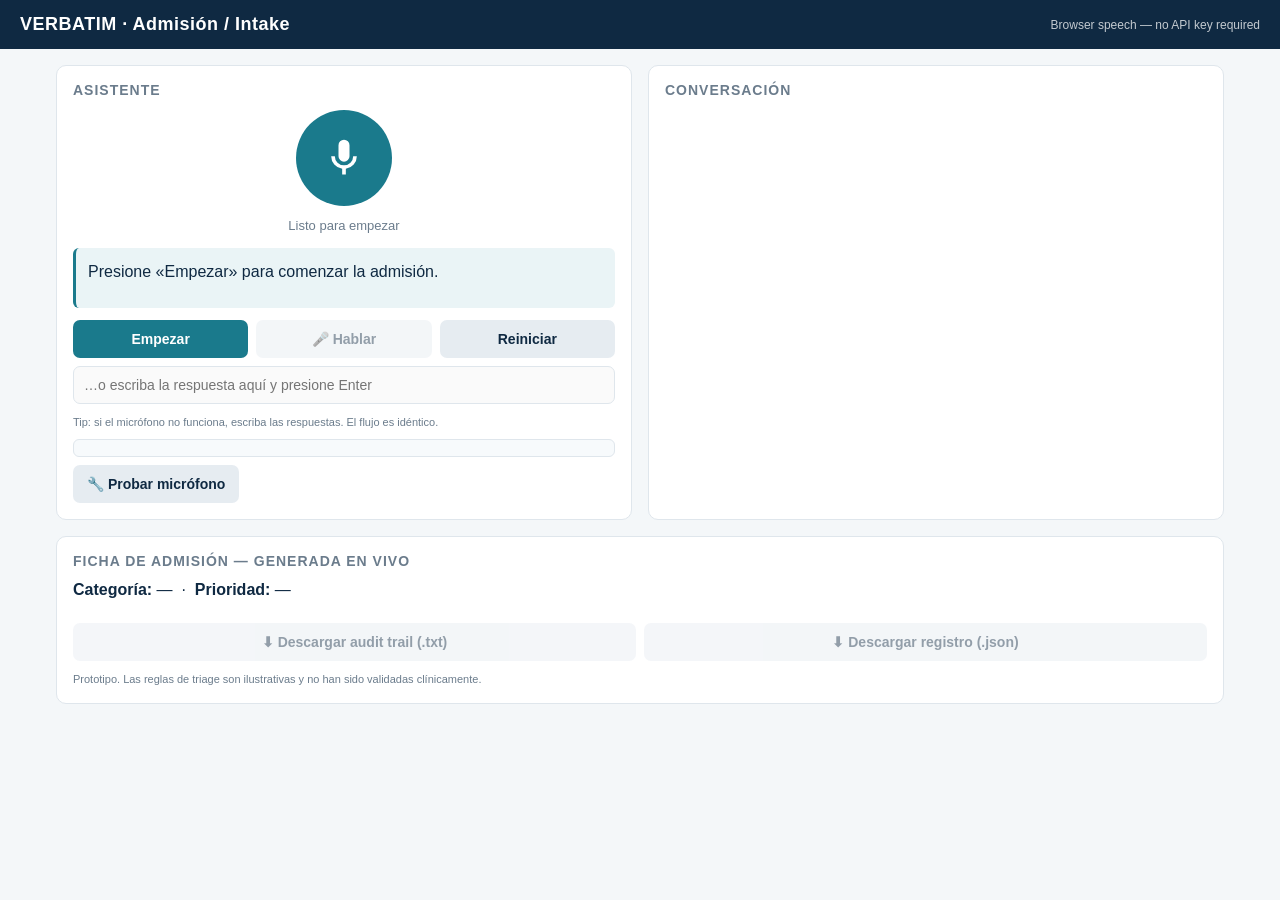
<file: verbatim_voice.html>
<!DOCTYPE html>
<html lang="es">
<head>
<meta charset="utf-8"/>
<meta name="viewport" content="width=device-width,initial-scale=1"/>
<title>Verbatim — Intake Avatar</title>
<style>
  :root{--navy:#0f2942;--teal:#1a7a8c;--bg:#f4f7f9;--card:#fff;--line:#dfe6ec;
        --alert:#c0392b;--warn:#d68910;--ok:#1e8449;--muted:#6b7c8c;}
  *{box-sizing:border-box}
  body{margin:0;font-family:-apple-system,BlinkMacSystemFont,"Segoe UI",Roboto,sans-serif;
       background:var(--bg);color:var(--navy);}
  header{background:var(--navy);color:#fff;padding:14px 20px;display:flex;
         align-items:center;justify-content:space-between;flex-wrap:wrap;gap:8px}
  header h1{margin:0;font-size:18px;letter-spacing:.5px}
  header span{font-size:12px;opacity:.75}
  .wrap{display:grid;grid-template-columns:1fr 1fr;gap:16px;padding:16px;max-width:1200px;margin:0 auto}
  @media(max-width:860px){.wrap{grid-template-columns:1fr}}
  .card{background:var(--card);border:1px solid var(--line);border-radius:10px;padding:16px}
  .card h2{margin:0 0 12px;font-size:14px;text-transform:uppercase;letter-spacing:1px;color:var(--muted)}
  #avatar{width:96px;height:96px;border-radius:50%;background:var(--teal);margin:0 auto 12px;
          display:flex;align-items:center;justify-content:center;transition:transform .15s}
  #avatar.speaking{animation:pulse 1s infinite}
  #avatar.listening{background:var(--ok)}
  @keyframes pulse{0%,100%{transform:scale(1)}50%{transform:scale(1.07)}}
  #avatar svg{width:44px;height:44px;fill:#fff}
  #status{text-align:center;font-size:13px;color:var(--muted);min-height:18px;margin-bottom:12px}
  #bubble{background:#eaf4f6;border-left:3px solid var(--teal);padding:12px;border-radius:6px;
          font-size:16px;line-height:1.5;min-height:60px}
  .btns{display:flex;gap:8px;margin-top:12px;flex-wrap:wrap}
  button{flex:1;min-width:120px;padding:11px 14px;border:0;border-radius:7px;font-size:14px;
         font-weight:600;cursor:pointer;background:var(--teal);color:#fff}
  button.secondary{background:#e6ecf1;color:var(--navy)}
  button:disabled{opacity:.45;cursor:not-allowed}
  #typed{width:100%;padding:10px;border:1px solid var(--line);border-radius:7px;font-size:14px;margin-top:8px}
  #transcript{max-height:260px;overflow-y:auto;font-size:14px}
  .turn{padding:7px 0;border-bottom:1px solid #f0f4f7}
  .turn .who{font-size:11px;text-transform:uppercase;letter-spacing:.5px;color:var(--muted)}
  .turn.patient .who{color:var(--teal)}
  table{width:100%;border-collapse:collapse;font-size:13px}
  td{padding:6px 4px;border-bottom:1px solid #f0f4f7;vertical-align:top}
  td.k{color:var(--muted);width:42%}
  .badge{display:inline-block;padding:3px 9px;border-radius:20px;font-size:11px;
         font-weight:700;letter-spacing:.5px}
  .EMERGENT{background:#fdecea;color:var(--alert)}
  .URGENT{background:#fdf3e2;color:var(--warn)}
  .ROUTINE{background:#eaf6ee;color:var(--ok)}
  #alert{display:none;background:#fdecea;border:1px solid var(--alert);color:var(--alert);
         padding:12px;border-radius:8px;font-weight:700;margin-bottom:12px}
  .inferred{color:var(--warn);font-size:11px;font-style:italic}
  .note{font-size:11px;color:var(--muted);margin-top:10px;line-height:1.5}
</style>
</head>
<body>
<header>
  <h1>VERBATIM · Admisión / Intake</h1>
  <span>Browser speech — no API key required</span>
</header>

<div class="wrap">
  <div class="card">
    <h2>Asistente</h2>
    <div id="avatar"><svg viewBox="0 0 24 24"><path d="M12 14a3 3 0 003-3V5a3 3 0 00-6 0v6a3 3 0 003 3zm5-3a5 5 0 01-10 0H5a7 7 0 006 6.9V21h2v-3.1A7 7 0 0019 11h-2z"/></svg></div>
    <div id="status">Listo para empezar</div>
    <div id="bubble">Presione «Empezar» para comenzar la admisión.</div>
    <div class="btns">
      <button id="start">Empezar</button>
      <button id="speak" class="secondary" disabled>🎤 Hablar</button>
      <button id="reset" class="secondary">Reiniciar</button>
    </div>
    <input id="typed" placeholder="…o escriba la respuesta aquí y presione Enter" disabled/>
    <div class="note">Tip: si el micrófono no funciona, escriba las respuestas. El flujo es idéntico.</div>
    <div id="diag" class="note" style="background:#f7fafc;border:1px solid var(--line);border-radius:6px;padding:8px;margin-top:8px;white-space:pre-line"></div>
    <button id="miccheck" class="secondary" style="margin-top:8px">🔧 Probar micrófono</button>
  </div>

  <div class="card">
    <h2>Conversación</h2>
    <div id="transcript"></div>
  </div>

  <div class="card" style="grid-column:1/-1">
    <h2>Ficha de admisión — generada en vivo</h2>
    <div id="alert">⚠ SEÑAL DE ALARMA DETECTADA — atención inmediata</div>
    <div style="margin-bottom:10px">
      <strong>Categoría:</strong> <span id="cat">—</span> &nbsp;·&nbsp;
      <strong>Prioridad:</strong> <span id="prio">—</span>
    </div>
    <table id="form"><tbody></tbody></table>
    <div class="btns" style="margin-top:14px">
      <button id="exportTxt" class="secondary" disabled>⬇ Descargar audit trail (.txt)</button>
      <button id="exportJson" class="secondary" disabled>⬇ Descargar registro (.json)</button>
    </div>
    <div class="note">Prototipo. Las reglas de triage son ilustrativas y no han sido validadas clínicamente.</div>
  </div>
</div>

<script>
const CATEGORIES = {
  CARDIAC:{name:"Cardíaco / dolor de pecho",priority:"EMERGENT",
    kw:["pecho","corazon","corazón","palpitacion","palpitación","presion en el pecho","presión en el pecho"],
    qs:[["pain_character","¿Cómo es el dolor: presión, ardor, o punzante?"],
        ["radiation","¿El dolor se le va al brazo, al cuello o a la mandíbula?"],
        ["severity_0_10","Del cero al diez, ¿qué tan fuerte es el dolor?"],
        ["associated_symptoms","¿Le falta el aire, tiene náusea, o está sudando frío?"],
        ["exertional","¿Le pasó haciendo esfuerzo o estando en reposo?"],
        ["cardiac_history","¿Ha tenido problemas del corazón antes?"]]},
  RESPIRATORY:{name:"Respiratorio",priority:"URGENT",
    kw:["respirar","aire","tos","ahogo","asma","pulmon","pulmón","silbido"],
    qs:[["dyspnea_at_rest","¿Le falta el aire estando quieto, o solo al moverse?"],
        ["cough","¿Tiene tos? ¿Saca flema?"],
        ["fever","¿Ha tenido fiebre?"],
        ["lung_history","¿Tiene asma, EPOC u otro problema del pulmón?"],
        ["home_inhaler","¿Usa oxígeno o inhalador en casa?"]]},
  NEURO:{name:"Neurológico",priority:"EMERGENT",
    kw:["cabeza","mareo","mareado","debilidad","hablar","vision","visión","adormecido","entumecido","desmay"],
    qs:[["last_known_well","¿A qué hora se sentía bien por última vez?"],
        ["unilateral_weakness","¿Siente debilidad o adormecimiento en la cara, el brazo o la pierna?"],
        ["speech_difficulty","¿Ha tenido dificultad para hablar o para entender?"],
        ["vision_change","¿Ha notado cambios en la vista?"],
        ["head_injury","¿Se golpeó la cabeza o se cayó?"]]},
  GI:{name:"Gastrointestinal",priority:"URGENT",
    kw:["estomago","estómago","barriga","abdomen","nausea","náusea","vomit","diarrea","vientre"],
    qs:[["pain_location","¿En qué parte del abdomen le duele?"],
        ["severity_0_10","Del cero al diez, ¿qué tan fuerte es?"],
        ["vomiting","¿Ha vomitado? ¿Ha visto sangre?"],
        ["bowel_changes","¿Ha tenido diarrea o estreñimiento?"],
        ["last_oral_intake","¿Cuándo comió por última vez?"]]},
  MSK_INJURY:{name:"Lesión / musculoesquelético",priority:"ROUTINE",
    kw:["cai","caí","caida","caída","golpe","torci","torcí","tobillo","rodilla","espalda","fractur","hueso","brazo roto"],
    qs:[["mechanism_of_injury","¿Cómo pasó? ¿Qué estaba haciendo?"],
        ["body_region","¿Qué parte del cuerpo le duele?"],
        ["can_bear_weight","¿Puede mover esa parte o apoyar el peso?"],
        ["severity_0_10","Del cero al diez, ¿qué tan fuerte es el dolor?"],
        ["deformity_swelling","¿Ve hinchazón o algo fuera de lugar?"]]},
  INFECTION:{name:"Fiebre / infección",priority:"URGENT",
    kw:["fiebre","escalofrio","escalofrío","gripe","infeccion","infección","temperatura","calentura"],
    qs:[["fever_duration","¿Desde cuándo tiene fiebre?"],
        ["max_temperature","¿Qué tan alta ha estado?"],
        ["other_symptoms","¿Qué otros síntomas tiene?"],
        ["sick_contacts","¿Ha estado cerca de alguien enfermo?"],
        ["recent_travel","¿Ha viajado recientemente?"]]},
  GENERAL:{name:"General",priority:"ROUTINE",kw:[],
    qs:[["onset","¿Cuándo empezó?"],
        ["duration","¿Cuánto le ha durado?"],
        ["severity_0_10","Del cero al diez, ¿qué tan fuerte o molesto es?"],
        ["other_symptoms","¿Ha notado algo más junto con eso?"]]}
};

const RED_FLAGS = [
  {kw:["brazo izquierdo","se me va al brazo","mandibula","mandíbula"],why:"dolor irradiado"},
  {kw:["no puedo respirar","no me llega el aire","me ahogo"],why:"dificultad respiratoria grave"},
  {kw:["no puedo hablar","se me traba","cara caida","cara caída"],why:"posible signo de ACV"},
  {kw:["peor dolor de cabeza","el peor dolor"],why:"cefalea en trueno"},
  {kw:["mucha sangre","sangrando mucho","no para de sangrar"],why:"sangrado abundante"},
  {kw:["me desmaye","me desmayé","perdi el conocimiento","perdí el conocimiento"],why:"síncope"}
];

const UNIVERSAL = [
  ["current_medications","¿Toma algún medicamento actualmente?"],
  ["allergies","¿Es alérgico a algún medicamento?"],
  ["relevant_history","¿Tiene alguna condición médica importante?"]
];

const LABELS={pain_character:"Carácter del dolor",radiation:"Irradiación",severity_0_10:"Severidad (0-10)",
 associated_symptoms:"Síntomas asociados",exertional:"Relación con esfuerzo",cardiac_history:"Historia cardíaca",
 dyspnea_at_rest:"Disnea en reposo",cough:"Tos",fever:"Fiebre",lung_history:"Historia pulmonar",
 home_inhaler:"Inhalador/oxígeno",last_known_well:"Última vez bien",unilateral_weakness:"Debilidad unilateral",
 speech_difficulty:"Dificultad al hablar",vision_change:"Cambios visuales",head_injury:"Trauma craneal",
 pain_location:"Localización",vomiting:"Vómito",bowel_changes:"Cambios intestinales",last_oral_intake:"Última ingesta",
 mechanism_of_injury:"Mecanismo",body_region:"Región afectada",can_bear_weight:"Carga de peso",
 deformity_swelling:"Deformidad/hinchazón",fever_duration:"Duración fiebre",max_temperature:"Temp. máxima",
 other_symptoms:"Otros síntomas",sick_contacts:"Contactos enfermos",recent_travel:"Viaje reciente",
 onset:"Inicio",duration:"Duración",chief_complaint:"Motivo de consulta",
 current_medications:"Medicamentos",allergies:"Alergias",relevant_history:"Antecedentes"};

let state={phase:0,qi:0,cat:null,queue:[],data:{},emergency:false,turns:[]};
const $=id=>document.getElementById(id);
const norm=s=>s.toLowerCase().normalize("NFD").replace(/[̀-ͯ]/g,"");

function say(text){
  $("bubble").textContent=text;
  addTurn("agent",text);
  $("avatar").className="speaking";
  $("status").textContent="Hablando…";
  if(window.speechSynthesis){
    speechSynthesis.cancel();
    const u=new SpeechSynthesisUtterance(text);
    u.lang="es-ES"; u.rate=0.95;
    const v=speechSynthesis.getVoices().find(x=>x.lang.startsWith("es"));
    if(v)u.voice=v;
    u.onend=()=>{$("avatar").className="";$("status").textContent="Su turno — hable o escriba";};
    speechSynthesis.speak(u);
  } else {
    $("avatar").className="";$("status").textContent="Su turno — hable o escriba";
  }
}

function addTurn(who,text){
  state.turns.push({who,text,ts:new Date().toISOString()});
  const d=document.createElement("div");
  d.className="turn "+who;
  d.innerHTML='<div class="who">'+(who==="agent"?"Asistente":"Paciente")+'</div><div>'+text+'</div>';
  $("transcript").appendChild(d);
  $("transcript").scrollTop=$("transcript").scrollHeight;
}

function classify(text){
  const t=norm(text);
  for(const [key,c] of Object.entries(CATEGORIES)){
    if(c.kw.some(k=>t.includes(norm(k)))) return key;
  }
  return "GENERAL";
}

function checkRedFlags(text){
  const t=norm(text);
  const hits=RED_FLAGS.filter(f=>f.kw.some(k=>t.includes(norm(k))));
  return hits.map(h=>h.why);
}

function render(){
  const tb=$("form").querySelector("tbody"); tb.innerHTML="";
  for(const [k,v] of Object.entries(state.data)){
    const tr=document.createElement("tr");
    const inferred = v.stated===false?' <span class="inferred">(inferido)</span>':'';
    tr.innerHTML='<td class="k">'+(LABELS[k]||k)+'</td><td>'+v.value+inferred+'</td>';
    tb.appendChild(tr);
  }
  if(state.cat){
    $("cat").textContent=CATEGORIES[state.cat].name;
    const p=state.emergency?"EMERGENT":CATEGORIES[state.cat].priority;
    $("prio").innerHTML='<span class="badge '+p+'">'+p+'</span>';
  }
  $("alert").style.display=state.emergency?"block":"none";
}

function handle(answer){
  if(!answer.trim())return;
  addTurn("patient",answer);

  const flags=checkRedFlags(answer);
  if(flags.length){
    state.emergency=true;
    state.data["red_flags"]={value:flags.join(", "),stated:true,ts:new Date().toISOString(),srcTurn:state.turns.length-1};
    render();
    say("Gracias por decírmelo. Voy a avisarle a su equipo médico ahora mismo para que le atiendan de inmediato. Quédese aquí conmigo.");
    finish(); return;
  }

  if(state.phase===0){
    state.data["chief_complaint"]={value:answer,stated:true,ts:new Date().toISOString(),srcTurn:state.turns.length-1};
    state.cat=classify(answer);
    state.queue=[...CATEGORIES[state.cat].qs,...UNIVERSAL];
    state.phase=1; state.qi=0;
    render();
    setTimeout(()=>ask("Gracias por decírmelo. "),700);
    return;
  }

  const [key]=state.queue[state.qi];
  state.data[key]={value:answer,stated:true,ts:new Date().toISOString(),srcTurn:state.turns.length-1};
  // demonstrate inference: medication implies history
  if(key==="current_medications" && /lisinopril|presion|presión|amlodipin/i.test(answer)){
    state.data["inferred_hypertension"]={value:"Hipertensión (deducida del medicamento)",stated:false,ts:new Date().toISOString(),srcTurn:state.turns.length-1};
  }
  state.qi++;
  render();
  if(state.qi<state.queue.length){
    const ack=["Gracias. ","Entiendo. ","Ya casi terminamos. ","Muy bien. "][state.qi%4];
    setTimeout(()=>ask(ack),700);
  } else {
    setTimeout(()=>{
      say("Gracias. Ya tengo lo que necesita su equipo médico. Toda esta información va para ellos y alguien vendrá a verle.");
      finish();
    },700);
  }
}

function ask(prefix){ say((prefix||"")+state.queue[state.qi][1]); }

function finish(){
  $("speak").disabled=true; $("typed").disabled=true;
  state.completedAt=new Date().toISOString();
  $("exportTxt").disabled=false; $("exportJson").disabled=false;
  $("status").textContent="Admisión completa — audit trail listo para descargar";
}

// ---- speech recognition ----
let rec=null;
const SR=window.SpeechRecognition||window.webkitSpeechRecognition;
if(SR){
  rec=new SR(); rec.lang="es-ES"; rec.interimResults=false; rec.maxAlternatives=1;
  rec.onresult=e=>{ state.usedMic=true; handle(e.results[0][0].transcript); };
  rec.onerror=e=>{ $("status").textContent="Micrófono no disponible — escriba la respuesta"; $("avatar").className="";
    var m={"not-allowed":"Permiso denegado. Permita el micrófono en la barra de direcciones, y en macOS active Chrome en Ajustes → Privacidad → Micrófono.","service-not-allowed":"El navegador bloqueó el servicio. Verifique que la URL sea http://localhost y no file://","no-speech":"No se detectó voz. Hable más cerca del micrófono.","audio-capture":"No se encontró micrófono.","network":"Este motor de voz requiere conexión a internet."};
    diag("Error de reconocimiento: "+e.error+"\n"+(m[e.error]||"")); };
  rec.onend=()=>{ if($("avatar").className==="listening"){$("avatar").className="";} };
} else {
  $("status").textContent="Este navegador no soporta micrófono — use Chrome, o escriba las respuestas";
}

async function ensureMic(){
  if(!navigator.mediaDevices||!navigator.mediaDevices.getUserMedia){
    throw new Error("Este navegador no expone el micrófono. Use Chrome.");
  }
  const stream=await navigator.mediaDevices.getUserMedia({audio:true});
  stream.getTracks().forEach(t=>t.stop());   // we only needed the permission grant
}

$("speak").onclick=async ()=>{
  if(!rec){ diag("Reconocimiento de voz no disponible en este navegador. Use Chrome, o escriba la respuesta."); return; }
  speechSynthesis.cancel();
  try{
    await ensureMic();
  }catch(err){
    diag("No se pudo acceder al micrófono:\n"+err.name+" — "+err.message+"\n\n"+hintFor(err.name));
    $("avatar").className=""; $("status").textContent="Micrófono bloqueado — escriba la respuesta";
    return;
  }
  $("avatar").className="listening"; $("status").textContent="Escuchando…";
  try{ rec.start(); }catch(e){ diag("rec.start(): "+e.message); }
};

function diag(msg){ $("diag").textContent=msg; }

function hintFor(name){
  if(name==="NotAllowedError") return "→ Permiso denegado. Haga clic en el icono 🔒 o 🎤 en la barra de direcciones y permita el micrófono. En macOS: Ajustes del Sistema → Privacidad y seguridad → Micrófono → active Chrome.";
  if(name==="NotFoundError")  return "→ No se detectó ningún micrófono conectado.";
  if(name==="NotReadableError")return "→ Otra aplicación está usando el micrófono (Zoom, Meet, etc.). Ciérrela e intente de nuevo.";
  return "→ Verifique que la URL empiece con http://localhost — el micrófono no funciona con file://";
}

$("miccheck").onclick=async ()=>{
  const lines=[];
  lines.push("URL: "+location.protocol+"//"+location.host);
  lines.push(location.protocol==="file:"
    ? "✗ PROBLEMA: está abriendo el archivo directamente (file://). El micrófono NO funciona así.\n  Solución: en Terminal ejecute  python3 -m http.server 8000  y abra http://localhost:8000/verbatim_voice.html"
    : "✓ Contexto seguro correcto");
  lines.push("Contexto seguro (isSecureContext): "+(window.isSecureContext?"✓ sí":"✗ no"));
  lines.push("SpeechRecognition disponible: "+(SR?"✓ sí":"✗ no — use Chrome"));
  lines.push("SpeechSynthesis disponible: "+(window.speechSynthesis?"✓ sí":"✗ no"));
  try{
    await ensureMic();
    lines.push("Permiso de micrófono: ✓ concedido");
  }catch(err){
    lines.push("Permiso de micrófono: ✗ "+err.name+" — "+err.message);
    lines.push(hintFor(err.name));
  }
  diag(lines.join("\n"));
};

$("typed").addEventListener("keydown",e=>{
  if(e.key==="Enter"){ handle(e.target.value); e.target.value=""; }
});
$("start").onclick=()=>{
  state={phase:0,qi:0,cat:null,queue:[],data:{},emergency:false,turns:[]};
  $("transcript").innerHTML=""; $("form").querySelector("tbody").innerHTML="";
  $("cat").textContent="—"; $("prio").textContent="—"; $("alert").style.display="none";
  state.sessionId="VB-"+Date.now().toString(36).toUpperCase();
  state.startedAt=new Date().toISOString();
  state.usedMic=false;
  $("exportTxt").disabled=true; $("exportJson").disabled=true;
  $("speak").disabled=false; $("typed").disabled=false;
  say("Hola, soy el asistente de admisión. Le voy a hacer unas preguntas cortas para que su equipo médico sepa cómo ayudarle. Dígame, ¿por qué vino hoy?");
};
$("reset").onclick=()=>location.reload();

// ================= AUDIT TRAIL EXPORT =================
const APP_VERSION="Verbatim prototype v0.1 (browser speech engine)";
state.sessionId="VB-"+Date.now().toString(36).toUpperCase();
state.startedAt=null;

async function sha256(str){
  if(!crypto||!crypto.subtle) return "(hash unavailable in this context)";
  const buf=await crypto.subtle.digest("SHA-256",new TextEncoder().encode(str));
  return Array.from(new Uint8Array(buf)).map(b=>b.toString(16).padStart(2,"0")).join("");
}

function auditRecord(){
  const prio = state.emergency ? "EMERGENT" : (state.cat?CATEGORIES[state.cat].priority:"—");
  return {
    session_id: state.sessionId,
    application: APP_VERSION,
    started_at: state.startedAt,
    completed_at: state.completedAt,
    language_spoken: "es-ES",
    capture_method: state.usedMic ? "speech (Web Speech API)" : "typed entry",
    condition_category: state.cat,
    condition_category_label: state.cat?CATEGORIES[state.cat].name:null,
    triage_priority: prio,
    emergency_flag: state.emergency,
    transcript: state.turns,
    fields: Object.entries(state.data).map(([k,v])=>({
      field:k, label:LABELS[k]||k, value:v.value,
      stated_by_patient:v.stated, source_turn:v.srcTurn,
      source_span: v.srcTurn!=null && state.turns[v.srcTurn] ? state.turns[v.srcTurn].text : null,
      captured_at:v.ts
    })),
    signature:{ status:"UNSIGNED",
      note:"Awaiting clinician review and 21 CFR Part 11 electronic signature." },
    data_classification:"SYNTHETIC / TEST DATA — no real PHI"
  };
}

async function auditText(){
  const r=auditRecord();
  const hash=await sha256(JSON.stringify(r));
  const L=[];
  const line="=".repeat(72);
  L.push(line);
  L.push("VERBATIM — PATIENT INTAKE AUDIT TRAIL");
  L.push("ALCOA+ / 21 CFR Part 11 aligned record");
  L.push(line);
  L.push("");
  L.push("SESSION METADATA");
  L.push("  Session ID .......... "+r.session_id);
  L.push("  Application ......... "+r.application);
  L.push("  Started ............. "+r.started_at);
  L.push("  Completed ........... "+r.completed_at);
  L.push("  Language spoken ..... "+r.language_spoken);
  L.push("  Capture method ...... "+r.capture_method);
  L.push("  Data classification . "+r.data_classification);
  L.push("");
  L.push("TRIAGE DETERMINATION");
  L.push("  Condition category .. "+(r.condition_category||"—")+" ("+(r.condition_category_label||"—")+")");
  L.push("  Triage priority ..... "+r.triage_priority);
  L.push("  Emergency flag ...... "+(r.emergency_flag?"YES — red flag detected":"no"));
  L.push("  Basis ............... keyword-based routing (PROTOTYPE — not clinically validated)");
  L.push("");
  L.push(line);
  L.push("VERBATIM TRANSCRIPT  (Original — ALCOA+ 'O')");
  L.push(line);
  r.transcript.forEach((t,i)=>{
    L.push("  ["+String(i).padStart(2,"0")+"] "+t.ts+"  "+(t.who==="agent"?"ASSISTANT":"PATIENT  "));
    L.push("       "+t.text);
  });
  L.push("");
  L.push(line);
  L.push("STRUCTURED FIELDS WITH SOURCE TRACEABILITY");
  L.push("(Attributable · Contemporaneous · Original · Accurate)");
  L.push(line);
  r.fields.forEach(f=>{
    L.push("");
    L.push("  FIELD ............... "+f.label+"  ["+f.field+"]");
    L.push("  Value ............... "+f.value);
    L.push("  Stated by patient ... "+(f.stated_by_patient?"YES — patient's own words":"NO — INFERRED BY SYSTEM"));
    L.push("  Source turn ......... "+(f.source_turn!=null?"#"+f.source_turn:"n/a"));
    L.push("  Source span ......... "+(f.source_span?'"'+f.source_span+'"':"(derived, no direct utterance)"));
    L.push("  Captured at ......... "+f.captured_at);
  });
  L.push("");
  L.push(line);
  L.push("ELECTRONIC SIGNATURE  (21 CFR Part 11)");
  L.push(line);
  L.push("  Status .............. "+r.signature.status);
  L.push("  "+r.signature.note);
  L.push("");
  L.push("  Signer name ......... ____________________________________");
  L.push("  Signer ID ........... ____________________________________");
  L.push("  Date / time ......... ____________________________________");
  L.push("  Meaning of signature  'Reviewed and approved for the record'");
  L.push("");
  L.push(line);
  L.push("RECORD INTEGRITY");
  L.push(line);
  L.push("  SHA-256 of record ... "+hash);
  L.push("  Any modification to the record above changes this hash,");
  L.push("  making post-hoc alteration detectable (tamper-evident).");
  L.push("");
  L.push("  Generated ........... "+new Date().toISOString());
  L.push(line);
  L.push("PROTOTYPE — synthetic data only. Triage logic not clinically validated.");
  L.push(line);
  return L.join("\n");
}

function download(name,content,type){
  const b=new Blob([content],{type:type});
  const a=document.createElement("a");
  a.href=URL.createObjectURL(b); a.download=name;
  document.body.appendChild(a); a.click();
  setTimeout(()=>{URL.revokeObjectURL(a.href);a.remove();},500);
}

$("exportTxt").onclick=async ()=>{
  download("verbatim_audit_"+state.sessionId+".txt", await auditText(), "text/plain");
};
$("exportJson").onclick=async ()=>{
  const r=auditRecord(); r.record_sha256=await sha256(JSON.stringify(r));
  download("verbatim_record_"+state.sessionId+".json", JSON.stringify(r,null,2), "application/json");
};

if(window.speechSynthesis)speechSynthesis.getVoices();
</script>
</body>
</html>
</file>
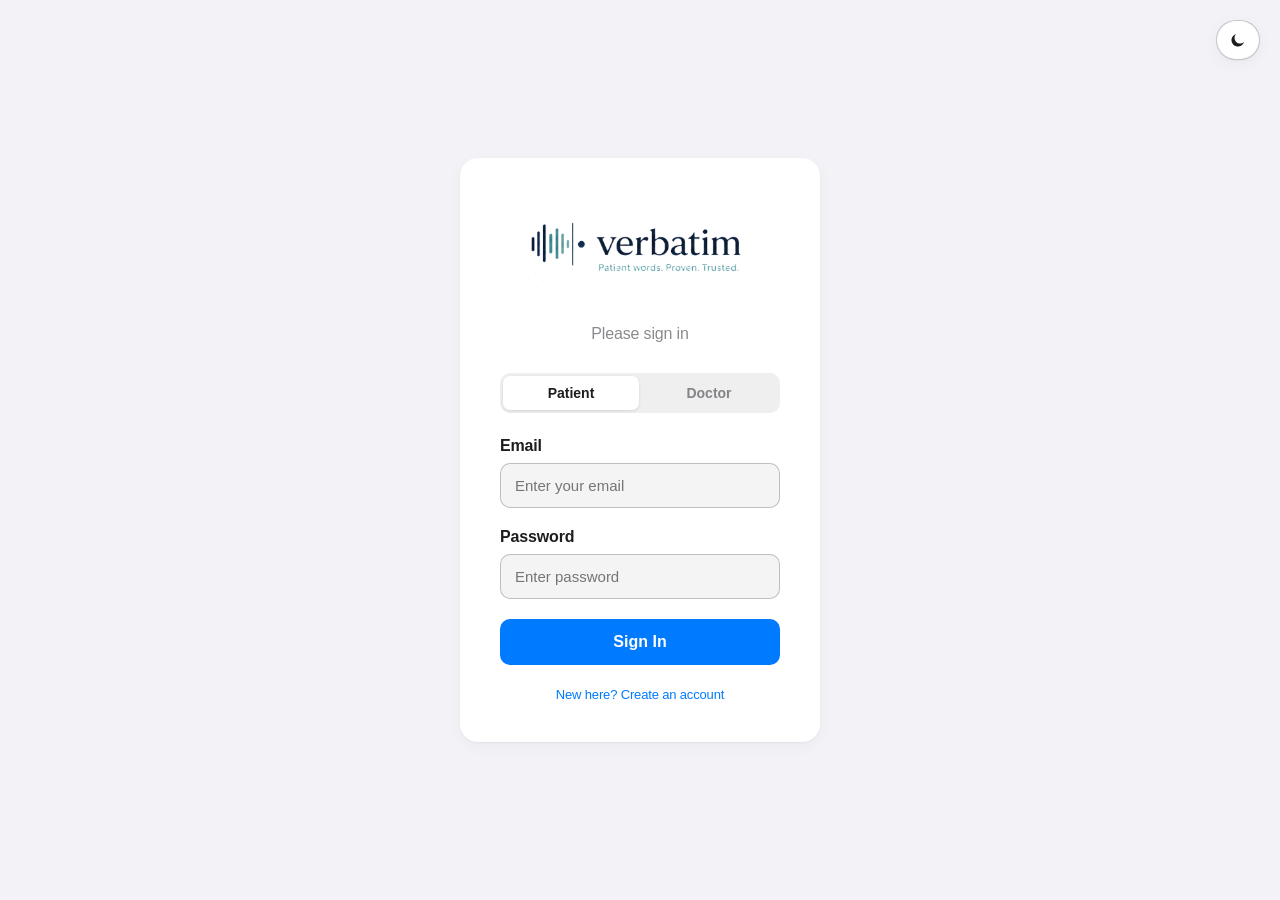
<file: frontend/pages/login.html>
<!DOCTYPE html>
<html lang="en">
<head>
<meta charset="UTF-8">
<meta name="viewport" content="width=device-width, initial-scale=1.0">
<title>Verbatim Login</title>
<link rel="stylesheet" href="../css/login.css">
</head>
<body>

<div class="toggle">
    <button id="themeBtn"></button>
</div>

<div class="card">
    <h1 class="brand-tile"><img src="banner.png" width=250 height=100></img></h1>
    <div class="subtitle" id="subtitle">Please sign in</div>

    <div class="role-toggle" role="tablist">
        <button type="button" class="role-button active" data-role="patient" role="tab" aria-selected="true">Patient</button>
        <button type="button" class="role-button" data-role="doctor" role="tab" aria-selected="false">Doctor</button>
    </div>

    <form id="loginForm">
        <div id="registerFields" style="display:none">
            <label>Full Name</label>
            <input id="name" type="text" placeholder="Enter your full name">

            <label>Preferred Language</label>
            <select id="preferredLanguage">
                <option>English</option>
                <option>Spanish</option>
                <option>French</option>
                <option>Portuguese</option>
                <option>German</option>
                <option>Mandarin Chinese</option>
                <option>Arabic</option>
                <option>Hindi</option>
                <option>Russian</option>
                <option>Japanese</option>
                <option>Korean</option>
                <option>Italian</option>
                <option>Vietnamese</option>
                <option>Tagalog</option>
                <option value="__other__">Other…</option>
            </select>
            <input id="preferredLanguageOther" type="text" placeholder="Enter your language" style="display:none;margin-top:8px">
        </div>

        <label>Email</label>
        <input id="email" type="email" placeholder="Enter your email" required>

        <label>Password</label>
        <input id="password" type="password" placeholder="Enter password" required>

        <div id="errorMsg" style="display:none;color:#ff3b30;font-size:13px;margin-bottom:14px"></div>

        <button class="login" type="submit" id="submitBtn">
            Sign In
        </button>
    </form>

    <div class="footer">
        <span id="modeToggle" style="cursor:pointer;color:var(--primary)">New here? Create an account</span>
    </div>
</div>

<script src="../js/icons.js"></script>
<script src="../js/api.js"></script>
<script src="../js/login.js"></script>

</body>
</html>
</file>
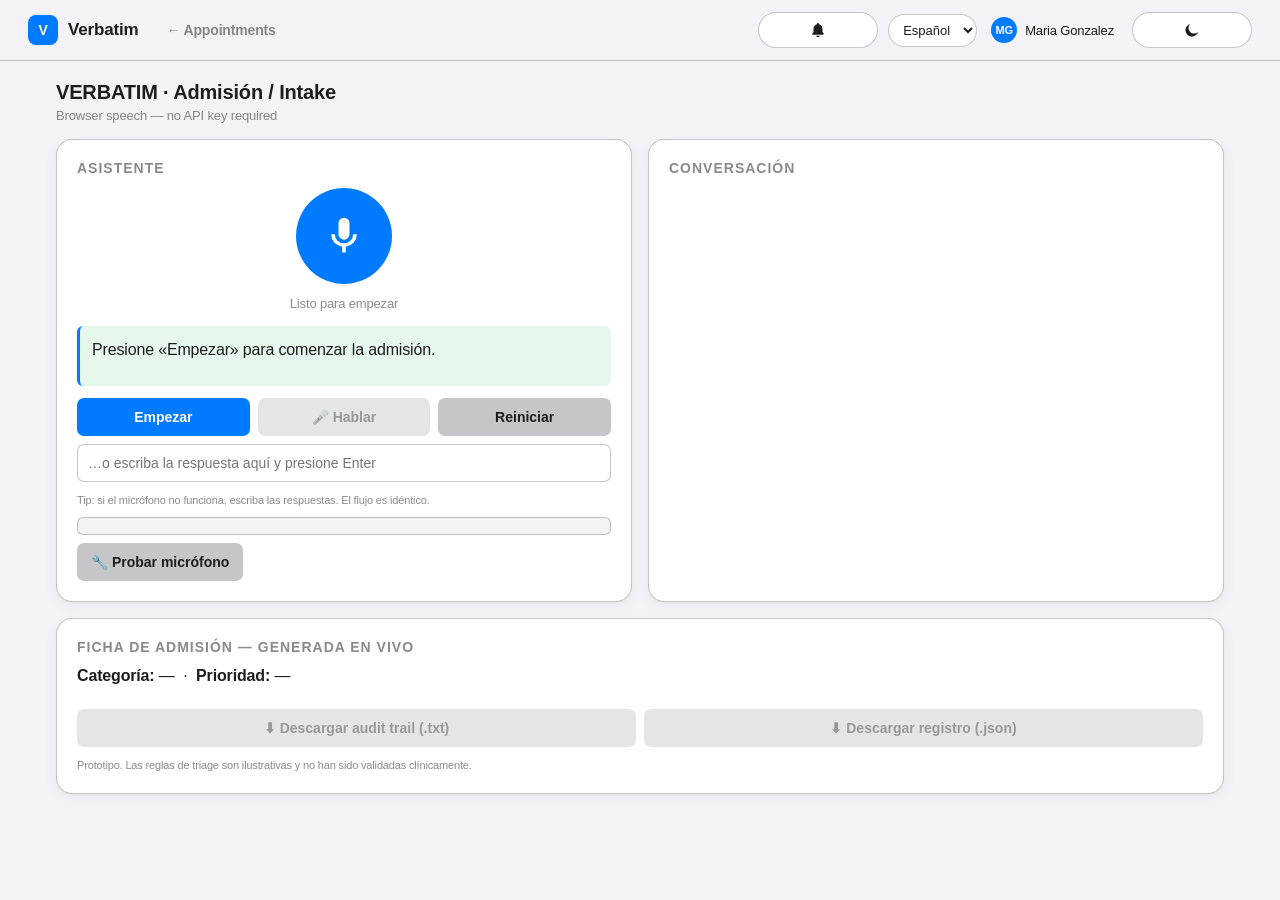
<file: frontend/pages/verbatim_voice.html>
<!DOCTYPE html>
<html lang="es">
<head>
<meta charset="utf-8"/>
<meta name="viewport" content="width=device-width,initial-scale=1"/>
<title>Verbatim — Intake Avatar</title>
<link rel="stylesheet" href="../css/common.css">
<link rel="stylesheet" href="../css/verbatim_voice.css">
</head>
<body>
<header class="navbar" data-role="patient">
  <a class="navbar-brand" href="appointment.html">
    <span class="navbar-mark">V</span> Verbatim
  </a>
  <nav class="navbar-links">
    <a class="navbar-link" href="appointment.html">← Appointments</a>
  </nav>
  <div class="navbar-actions">
    <select id="langSelect" class="navbar-select" aria-label="Idioma / Language">
      <option value="es">Español</option>
      <option value="en">English</option>
    </select>
    <span class="navbar-user">
      <span class="avatar">MG</span>
      <span>Maria Gonzalez</span>
    </span>
    <button id="themeButton" class="theme-btn" type="button" aria-label="Toggle dark mode"></button>
  </div>
</header>

<div class="intro">
  <h1 data-i18n="headerTitle">VERBATIM · Admisión / Intake</h1>
  <p data-i18n="headerSubtitle">Browser speech — no API key required</p>
</div>

<div class="wrap">
  <div class="card">
    <h2 data-i18n="cardAssistant">Asistente</h2>
    <div id="avatar"><svg viewBox="0 0 24 24"><path d="M12 14a3 3 0 003-3V5a3 3 0 00-6 0v6a3 3 0 003 3zm5-3a5 5 0 01-10 0H5a7 7 0 006 6.9V21h2v-3.1A7 7 0 0019 11h-2z"/></svg></div>
    <div id="status" data-i18n="statusReady">Listo para empezar</div>
    <div id="bubble" data-i18n="bubbleIntro">Presione «Empezar» para comenzar la admisión.</div>
    <div class="btns">
      <button id="start" data-i18n="btnStart">Empezar</button>
      <button id="speak" class="secondary" disabled data-i18n="btnSpeak">🎤 Hablar</button>
      <button id="reset" class="secondary" data-i18n="btnReset">Reiniciar</button>
    </div>
    <input id="typed" data-i18n-placeholder="typedPlaceholder" placeholder="…o escriba la respuesta aquí y presione Enter" disabled/>
    <div class="note" data-i18n="tipNote">Tip: si el micrófono no funciona, escriba las respuestas. El flujo es idéntico.</div>
    <div id="diag" class="note" style="background:var(--bg);border:1px solid var(--line);border-radius:6px;padding:8px;margin-top:8px;white-space:pre-line"></div>
    <button id="miccheck" class="secondary" style="margin-top:8px" data-i18n="btnMicCheck">🔧 Probar micrófono</button>
  </div>

  <div class="card">
    <h2 data-i18n="cardConversation">Conversación</h2>
    <div id="transcript"></div>
  </div>

  <div class="card" style="grid-column:1/-1">
    <h2 data-i18n="cardIntakeForm">Ficha de admisión — generada en vivo</h2>
    <div id="alert" data-i18n="alertRedFlag">⚠ SEÑAL DE ALARMA DETECTADA — atención inmediata</div>
    <div style="margin-bottom:10px">
      <strong data-i18n="labelCategory">Categoría:</strong> <span id="cat">—</span> &nbsp;·&nbsp;
      <strong data-i18n="labelPriority">Prioridad:</strong> <span id="prio">—</span>
    </div>
    <table id="form"><tbody></tbody></table>
    <div class="btns" style="margin-top:14px">
      <button id="exportTxt" class="secondary" disabled data-i18n="btnExportTxt">⬇ Descargar audit trail (.txt)</button>
      <button id="exportJson" class="secondary" disabled data-i18n="btnExportJson">⬇ Descargar registro (.json)</button>
    </div>
    <div class="note" data-i18n="prototypeNote">Prototipo. Las reglas de triage son ilustrativas y no han sido validadas clínicamente.</div>
  </div>
</div>

<script src="../js/icons.js"></script>
<script src="../js/theme.js"></script>
<script src="../js/appointments-data.js"></script>
<script src="../js/summary-extractor.js"></script>
<script src="../js/reviews-store.js"></script>
<script src="../js/notifications.js"></script>
<script src="../js/user-menu.js"></script>
<script src="../js/verbatim_voice.js"></script>
</body>
</html>
</file>
<file: frontend/css/login.css>
:root{
    --bg:#f2f2f7;
    --card:#ffffff;
    --text:#1d1d1f;
    --muted:rgba(60,60,67,.6);
    --border:rgba(60,60,67,.29);
    --primary:#007aff;
    --primary-hover:#0060df;
    --shadow:0 1px 2px rgba(0,0,0,.04), 0 4px 16px rgba(0,0,0,.04);
}

body.dark{
    --bg:#000000;
    --card:#1c1c1e;
    --text:#f5f5f7;
    --muted:rgba(235,235,245,.6);
    --border:rgba(84,84,88,.65);
    --primary:#0a84ff;
    --primary-hover:#409cff;
    --shadow:0 1px 2px rgba(0,0,0,.3), 0 4px 16px rgba(0,0,0,.3);
}

*{
    margin:0;
    padding:0;
    box-sizing:border-box;
    font-family:-apple-system,BlinkMacSystemFont,"SF Pro Text","SF Pro Display","Helvetica Neue",Arial,sans-serif;
    -webkit-font-smoothing:antialiased;
}

body{
    background:var(--bg);
    color:var(--text);
    transition:.3s;
    display:flex;
    align-items:center;
    justify-content:center;
    min-height:100vh;
    letter-spacing:-.01em;
}

.toggle{
    position:absolute;
    top:20px;
    right:20px;
}

.toggle button{
    display:inline-flex;
    align-items:center;
    justify-content:center;
    border:none;
    background:var(--card);
    color:var(--text);
    border:1px solid var(--border);
    padding:10px 12px;
    border-radius:999px;
    cursor:pointer;
    font-size:18px;
    box-shadow:var(--shadow);
    transition:transform .12s;
}

.toggle button:active{
    transform:scale(.92);
}

.card{
    width:360px;
    background:var(--card);
    padding:40px;
    border-radius:18px;
    box-shadow:var(--shadow);
}

h1.brand-tile{
    background:#fff;
    border-radius:16px;
    padding:14px 20px;
    margin:0 0 16px;
    display:flex;
    justify-content:center;
}

h1.brand-tile img{
    display:block;
    max-width:100%;
    height:auto;
}

h1{
    text-align:center;
    margin-bottom:8px;
    font-size:2rem;
    font-weight:700;
    letter-spacing:-.02em;
}

.subtitle{
    text-align:center;
    color:var(--muted);
    margin-bottom:30px;
}

/* iOS segmented control — gray track, raised card-colored selected segment */
.role-toggle{
    display:grid;
    grid-template-columns:1fr 1fr;
    gap:2px;
    margin-bottom:24px;
    padding:3px;
    border-radius:10px;
    background:rgba(120,120,128,.12);
    border:none;
}

.role-button{
    padding:9px;
    border:none;
    border-radius:7px;
    background:transparent;
    color:var(--muted);
    font-weight:600;
    font-size:14px;
    cursor:pointer;
    transition:.15s;
}

.role-button.active{
    background:var(--card);
    color:var(--text);
    box-shadow:0 1px 3px rgba(0,0,0,.12);
}

label{
    display:block;
    margin-bottom:8px;
    font-weight:600;
}

input{
    width:100%;
    padding:13px 14px;
    border-radius:10px;
    border:1px solid var(--border);
    background:rgba(120,120,128,.08);
    color:var(--text);
    outline:none;
    margin-bottom:20px;
    font-size:15px;
    transition:box-shadow .15s, border-color .15s;
}

input:focus{
    border-color:var(--primary);
    box-shadow:0 0 0 4px rgba(0,122,255,.18);
    box-shadow:0 0 0 4px color-mix(in srgb, var(--primary) 18%, transparent);
}

button.login{
    width:100%;
    padding:14px;
    border:none;
    border-radius:10px;
    background:var(--primary);
    color:white;
    font-size:16px;
    font-weight:600;
    cursor:pointer;
    transition:background .2s, transform .1s;
}

button.login:hover{
    background:var(--primary-hover);
}

button.login:active{
    transform:scale(.98);
}

.footer{
    margin-top:22px;
    text-align:center;
    color:var(--muted);
    font-size:13px;
}
</file>
<file: frontend/css/common.css>
/* ============================================================
   Verbatim — shared design system, built on Apple's Human Interface
   Guidelines: system color roles (label/secondaryLabel/separator/systemBlue…),
   translucent "materials" for chrome, SF-first type stack, continuous
   corner radii, and flat/hairline surfaces instead of drop-shadow-heavy cards.
   Included by every authenticated page, before the page's own stylesheet.
   ============================================================ */

:root {
  /* Accent (systemBlue) — kept as --teal/--teal-hover for drop-in compat
     with every page stylesheet that already references them. */
  --teal: #007aff;
  --teal-hover: #0060df;
  --teal-tint: rgba(0, 122, 255, 0.12);

  /* Label colors */
  --navy: #1d1d1f;       /* primary label / headings (Apple's near-black) */
  --navy-soft: #3a3a3c;
  --text: #1d1d1f;        /* body label */
  --muted: rgba(60, 60, 67, 0.6);   /* secondaryLabel */

  /* Backgrounds (systemGroupedBackground / secondarySystemGroupedBackground) */
  --bg: #f2f2f7;
  --card: #ffffff;
  --line: rgba(60, 60, 67, 0.29);   /* separator */

  /* Semantic system colors */
  --alert: #ff3b30;
  --alert-bg: rgba(255, 59, 48, 0.12);
  --warn: #ff9500;
  --warn-bg: rgba(255, 149, 0, 0.12);
  --ok: #34c759;
  --ok-bg: rgba(52, 199, 89, 0.12);

  /* Apple surfaces are close to flat — shadows are a soft, low-opacity hint,
     not a floating-card effect. */
  --shadow: 0 1px 2px rgba(0, 0, 0, 0.04), 0 4px 16px rgba(0, 0, 0, 0.04);
  --shadow-lg: 0 8px 30px rgba(0, 0, 0, 0.12);

  --r: 16px;     /* card / sheet corner radius */
  --r-sm: 10px;  /* control corner radius */
}

body.dark {
  --teal: #0a84ff;
  --teal-hover: #409cff;
  --teal-tint: rgba(10, 132, 255, 0.18);

  --navy: #f5f5f7;
  --navy-soft: #d1d1d6;
  --text: #f5f5f7;
  --muted: rgba(235, 235, 245, 0.6);

  --bg: #000000;
  --card: #1c1c1e;
  --line: rgba(84, 84, 88, 0.65);

  --alert: #ff453a;
  --alert-bg: rgba(255, 69, 58, 0.18);
  --warn: #ff9f0a;
  --warn-bg: rgba(255, 159, 10, 0.18);
  --ok: #30d158;
  --ok-bg: rgba(48, 209, 88, 0.18);

  --shadow: 0 1px 2px rgba(0, 0, 0, 0.3), 0 4px 16px rgba(0, 0, 0, 0.3);
  --shadow-lg: 0 8px 30px rgba(0, 0, 0, 0.6);
}

* {
  box-sizing: border-box;
}

html, body {
  margin: 0;
  padding: 0;
}

body {
  font-family: -apple-system, BlinkMacSystemFont, "SF Pro Text", "SF Pro Display", "Helvetica Neue", Arial, sans-serif;
  background: var(--bg);
  color: var(--text);
  -webkit-font-smoothing: antialiased;
  letter-spacing: -0.01em;
  transition: background 0.2s, color 0.2s;
}

a {
  color: inherit;
}

/* ---- Navbar: a translucent, blurred "material" toolbar, like macOS/iOS
   chrome — not a solid brand-colored bar. ---- */
.navbar {
  background: rgba(242, 242, 247, 0.78);
  -webkit-backdrop-filter: saturate(180%) blur(20px);
  backdrop-filter: saturate(180%) blur(20px);
  color: var(--text);
  border-bottom: 1px solid var(--line);
  display: flex;
  align-items: center;
  justify-content: space-between;
  gap: 16px;
  padding: 12px 28px;
  flex-wrap: wrap;
  position: sticky;
  top: 0;
  z-index: 100;
}

body.dark .navbar {
  background: rgba(28, 28, 30, 0.72);
}

.navbar-brand {
  display: flex;
  align-items: center;
  gap: 10px;
  text-decoration: none;
  color: var(--text);
  font-weight: 700;
  font-size: 17px;
  letter-spacing: -0.01em;
}

.navbar-mark {
  display: inline-flex;
  align-items: center;
  justify-content: center;
  width: 30px;
  height: 30px;
  border-radius: 8px;
  background: var(--teal);
  color: #fff;
  font-size: 14px;
  font-weight: 700;
}

.navbar-links {
  display: flex;
  gap: 4px;
  flex: 1;
}

.navbar-link {
  color: var(--muted);
  text-decoration: none;
  font-size: 14px;
  font-weight: 600;
  padding: 7px 12px;
  border-radius: 999px;
  transition: 0.15s;
}

.navbar-link:hover {
  background: rgba(120, 120, 128, 0.12);
  color: var(--text);
}

.navbar-link.active {
  background: var(--teal-tint);
  color: var(--teal);
}

.navbar-actions {
  display: flex;
  align-items: center;
  gap: 10px;
}

.navbar-user {
  display: flex;
  align-items: center;
  gap: 8px;
  font-size: 13px;
  color: var(--text);
  cursor: pointer;
  border: none;
  background: transparent;
  padding: 4px 8px 4px 4px;
  border-radius: 999px;
  font-family: inherit;
}

.navbar-user:hover {
  background: rgba(120, 120, 128, 0.12);
}

.navbar-user .avatar {
  width: 26px;
  height: 26px;
  border-radius: 50%;
  background: var(--teal);
  color: #fff;
  display: flex;
  align-items: center;
  justify-content: center;
  font-size: 11px;
  font-weight: 700;
}

.navbar-select {
  padding: 7px 10px;
  border-radius: 999px;
  border: 1px solid var(--line);
  background: var(--card);
  color: var(--text);
  font-size: 13px;
}

.navbar-select option {
  color: #000;
}

.theme-btn {
  display: inline-flex;
  align-items: center;
  justify-content: center;
  border: 1px solid var(--line);
  background: var(--card);
  color: var(--text);
  padding: 8px 10px;
  border-radius: 999px;
  cursor: pointer;
  font-size: 15px;
  line-height: 1;
  transition: transform 0.12s, background 0.15s;
}

.theme-btn:hover {
  background: rgba(120, 120, 128, 0.12);
}

.theme-btn:active {
  transform: scale(0.92);
}

/* ---- Page layout ---- */
.page-content {
  max-width: 1100px;
  margin: 0 auto;
  padding: 28px 20px 60px;
}

.page-header {
  margin-bottom: 24px;
}

.page-header h1 {
  margin: 0 0 6px;
  font-size: 2rem;
  font-weight: 700;
  letter-spacing: -0.02em;
  color: var(--navy);
}

.page-header p {
  margin: 0;
  color: var(--muted);
  font-size: 14px;
}

/* ---- Cards & buttons (shared conventions) ---- */
.card {
  background: var(--card);
  border: 1px solid var(--line);
  border-radius: var(--r);
  box-shadow: var(--shadow);
  padding: 20px;
}

.btn {
  display: inline-flex;
  align-items: center;
  justify-content: center;
  gap: 6px;
  border: none;
  border-radius: var(--r-sm);
  padding: 11px 18px;
  font-size: 14px;
  font-weight: 600;
  cursor: pointer;
  transition: background 0.15s, color 0.15s, opacity 0.15s, transform 0.1s;
  text-decoration: none;
}

/* Apple's "filled" button — flat accent fill, no lift-on-hover; controls
   darken/lighten slightly and shrink a touch on press instead. */
.btn-primary {
  background: var(--teal);
  color: #fff;
}

.btn-primary:hover {
  background: var(--teal-hover);
}

/* Apple's "tinted" button — accent-colored text on a soft accent-tinted
   fill, no border. This is the standard secondary action style in HIG,
   not an outlined button. */
.btn-outline {
  background: var(--teal-tint);
  border: none;
  color: var(--teal);
}

.btn-outline:hover {
  background: var(--teal-tint);
  opacity: 0.8;
}

/* Apple's "gray" button — neutral tinted fill for low-emphasis actions. */
.btn-ghost {
  background: rgba(120, 120, 128, 0.12);
  color: var(--text);
  border: none;
}

.btn-ghost:hover {
  background: rgba(120, 120, 128, 0.2);
}

.btn:active:not(:disabled) {
  transform: scale(0.97);
  opacity: 0.9;
}

.btn:disabled {
  opacity: 0.4;
  cursor: not-allowed;
  transform: none !important;
}

.badge {
  display: inline-block;
  padding: 3px 10px;
  border-radius: 20px;
  font-size: 11px;
  font-weight: 700;
  letter-spacing: 0.5px;
}

/* ---- SF Symbols-style inline icons (see js/icons.js) ---- */
.icon-inline {
  display: inline-flex;
  align-items: center;
  vertical-align: -3px;
  margin-right: 5px;
}

.icon-ok { color: var(--ok); }
.icon-warn { color: var(--warn); }
.icon-alert { color: var(--alert); }
.icon-muted { color: var(--muted); }

.badge.EMERGENT { background: var(--alert-bg); color: var(--alert); }
.badge.URGENT   { background: var(--warn-bg);  color: var(--warn); }
.badge.ROUTINE  { background: var(--ok-bg);    color: var(--ok); }

/* ---- Notification bell ---- */
.notif-wrap {
  position: relative;
}

.notif-badge {
  position: absolute;
  top: -4px;
  right: -4px;
  background: var(--alert);
  color: #fff;
  border-radius: 999px;
  font-size: 10px;
  font-weight: 700;
  padding: 1px 5px;
  line-height: 1.4;
}

.notif-panel {
  position: absolute;
  top: calc(100% + 10px);
  right: 0;
  width: 320px;
  max-height: 400px;
  overflow-y: auto;
  background: var(--card);
  -webkit-backdrop-filter: saturate(180%) blur(20px);
  backdrop-filter: saturate(180%) blur(20px);
  color: var(--text);
  border: 1px solid var(--line);
  border-radius: 14px;
  box-shadow: var(--shadow-lg);
  padding: 8px;
  z-index: 200;
}

.notif-item {
  padding: 10px;
  border-radius: 8px;
  font-size: 13px;
  line-height: 1.4;
}

.notif-item.unread {
  background: var(--bg);
}

.notif-item + .notif-item {
  margin-top: 4px;
}

.notif-item .ts {
  color: var(--muted);
  font-size: 11px;
  margin-top: 4px;
}

.notif-item .followup {
  margin-top: 6px;
  font-style: italic;
  color: var(--muted);
}

.notif-empty {
  padding: 20px;
  text-align: center;
  color: var(--muted);
  font-size: 13px;
}

/* ---- User menu (Profile / Log out) ---- */
.user-menu-wrap {
  position: relative;
}

.user-menu-panel {
  position: absolute;
  top: calc(100% + 10px);
  right: 0;
  width: 180px;
  background: var(--card);
  -webkit-backdrop-filter: saturate(180%) blur(20px);
  backdrop-filter: saturate(180%) blur(20px);
  color: var(--text);
  border: 1px solid var(--line);
  border-radius: 14px;
  box-shadow: var(--shadow-lg);
  padding: 6px;
  z-index: 200;
}

.user-menu-item {
  display: block;
  width: 100%;
  text-align: left;
  padding: 10px 12px;
  border: none;
  background: transparent;
  color: var(--text);
  font-size: 13px;
  font-family: inherit;
  cursor: pointer;
  border-radius: 8px;
  text-decoration: none;
}

.user-menu-item:hover {
  background: var(--bg);
}

.user-menu-item.danger {
  color: var(--alert);
}

@media (max-width: 640px) {
  .notif-panel {
    width: 280px;
  }

  .navbar {
    padding: 12px 16px;
  }
  .navbar-user span:not(.avatar) {
    display: none;
  }
}
</file>
<file: frontend/css/verbatim_voice.css>
.intro{max-width:1200px;margin:0 auto;padding:20px 16px 0}
.intro h1{margin:0 0 4px;font-size:20px;color:var(--navy)}
body.dark .intro h1{color:var(--text)}
.intro p{margin:0;color:var(--muted);font-size:13px}

.wrap{display:grid;grid-template-columns:1fr 1fr;gap:16px;padding:16px;max-width:1200px;margin:0 auto}
@media(max-width:860px){.wrap{grid-template-columns:1fr}}
.card h2{margin:0 0 12px;font-size:14px;text-transform:uppercase;letter-spacing:1px;color:var(--muted)}
#avatar{width:96px;height:96px;border-radius:50%;background:var(--teal);margin:0 auto 12px;
        display:flex;align-items:center;justify-content:center;transition:transform .15s}
#avatar.speaking{animation:pulse 1s infinite}
#avatar.listening{background:var(--ok)}
@keyframes pulse{0%,100%{transform:scale(1)}50%{transform:scale(1.07)}}
#avatar svg{width:44px;height:44px;fill:#fff}
#status{text-align:center;font-size:13px;color:var(--muted);min-height:18px;margin-bottom:12px}
#bubble{background:var(--ok-bg);border-left:3px solid var(--teal);padding:12px;border-radius:6px;
        font-size:16px;line-height:1.5;min-height:60px}
body.dark #bubble{background:rgba(26,122,140,0.16)}
.btns{display:flex;gap:8px;margin-top:12px;flex-wrap:wrap}
button{flex:1;min-width:120px;padding:11px 14px;border:0;border-radius:7px;font-size:14px;
       font-weight:600;cursor:pointer;background:var(--teal);color:#fff}
button.secondary{background:var(--line);color:var(--navy)}
body.dark button.secondary{color:var(--text)}
button:disabled{opacity:.45;cursor:not-allowed}
#typed{width:100%;padding:10px;border:1px solid var(--line);border-radius:7px;font-size:14px;margin-top:8px;
       background:var(--card);color:var(--text)}
#transcript{max-height:260px;overflow-y:auto;font-size:14px}
.turn{padding:7px 0;border-bottom:1px solid var(--line)}
.turn .who{font-size:11px;text-transform:uppercase;letter-spacing:.5px;color:var(--muted)}
.turn.patient .who{color:var(--teal)}
table{width:100%;border-collapse:collapse;font-size:13px}
td{padding:6px 4px;border-bottom:1px solid var(--line);vertical-align:top}
td.k{color:var(--muted);width:42%}
#alert{display:none;background:var(--alert-bg);border:1px solid var(--alert);color:var(--alert);
       padding:12px;border-radius:8px;font-weight:700;margin-bottom:12px}
.inferred{color:var(--warn);font-size:11px;font-style:italic}
.note{font-size:11px;color:var(--muted);margin-top:10px;line-height:1.5}
</file>
